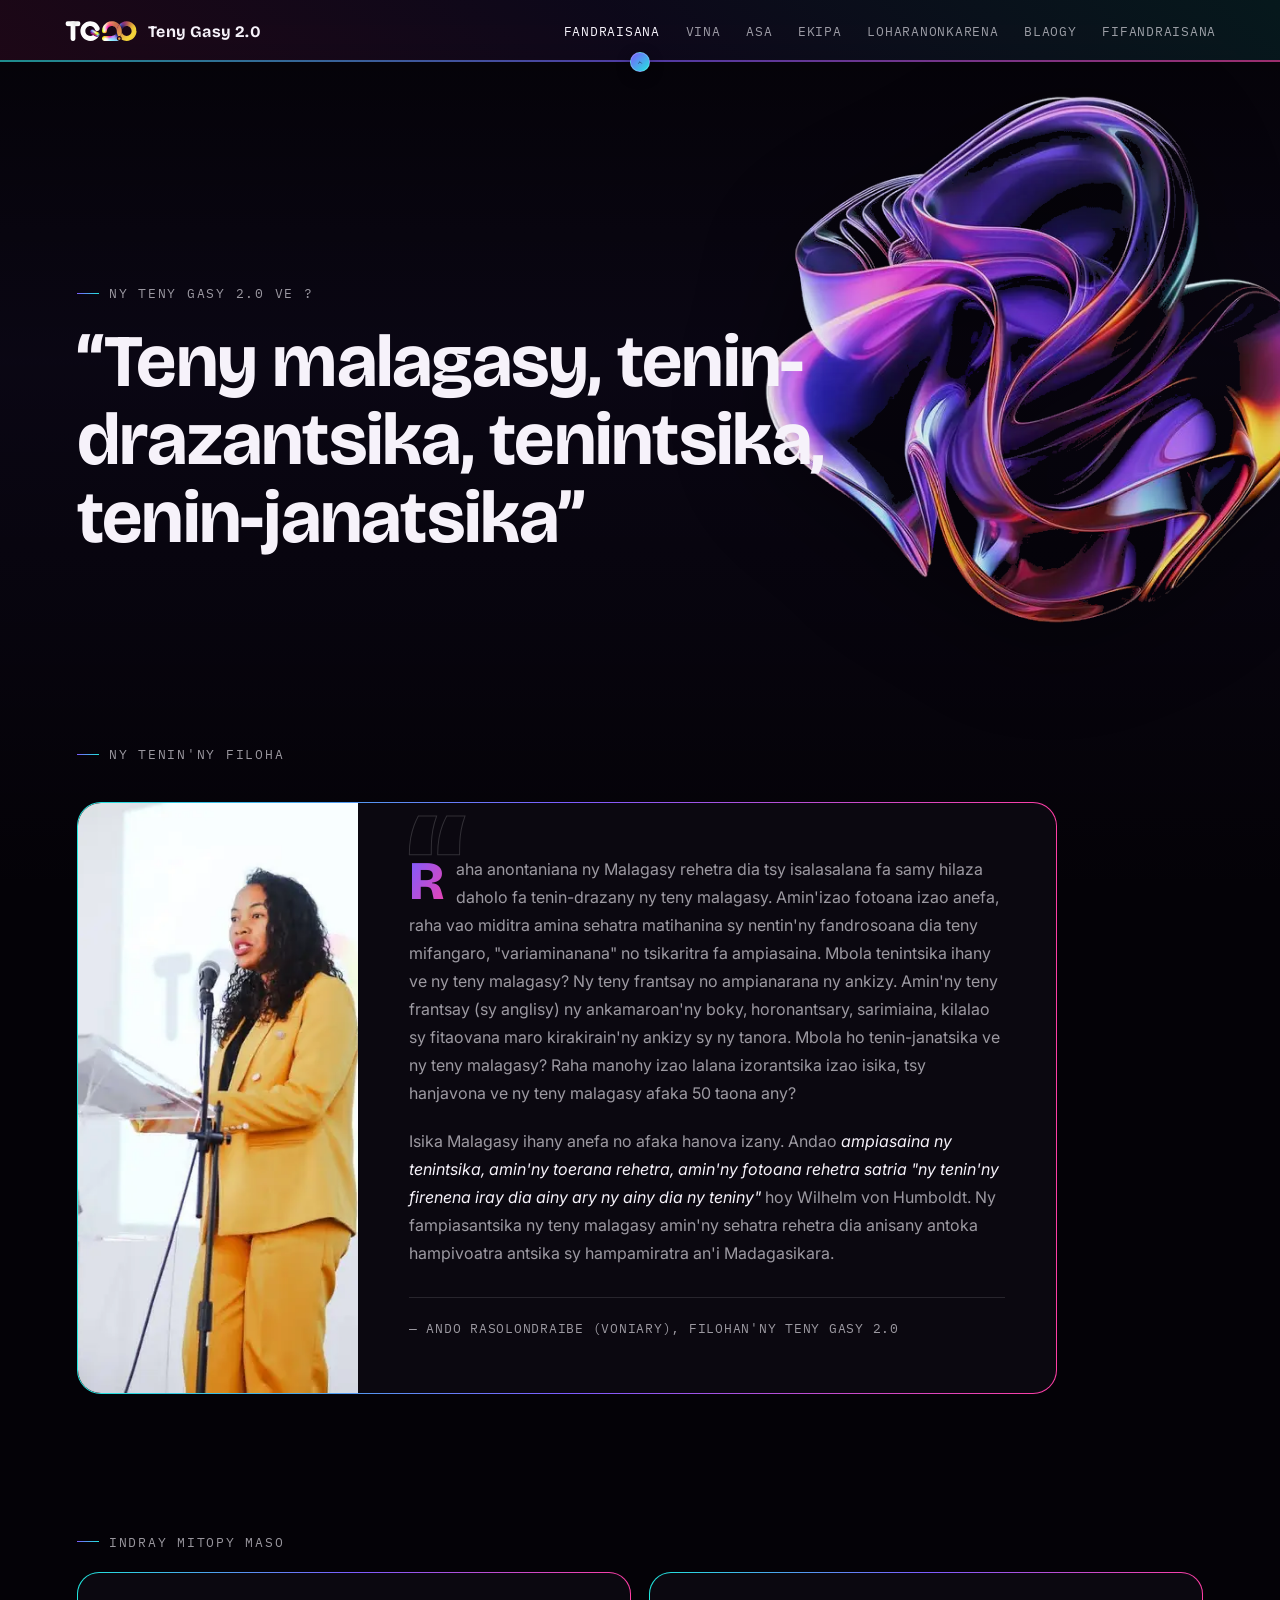
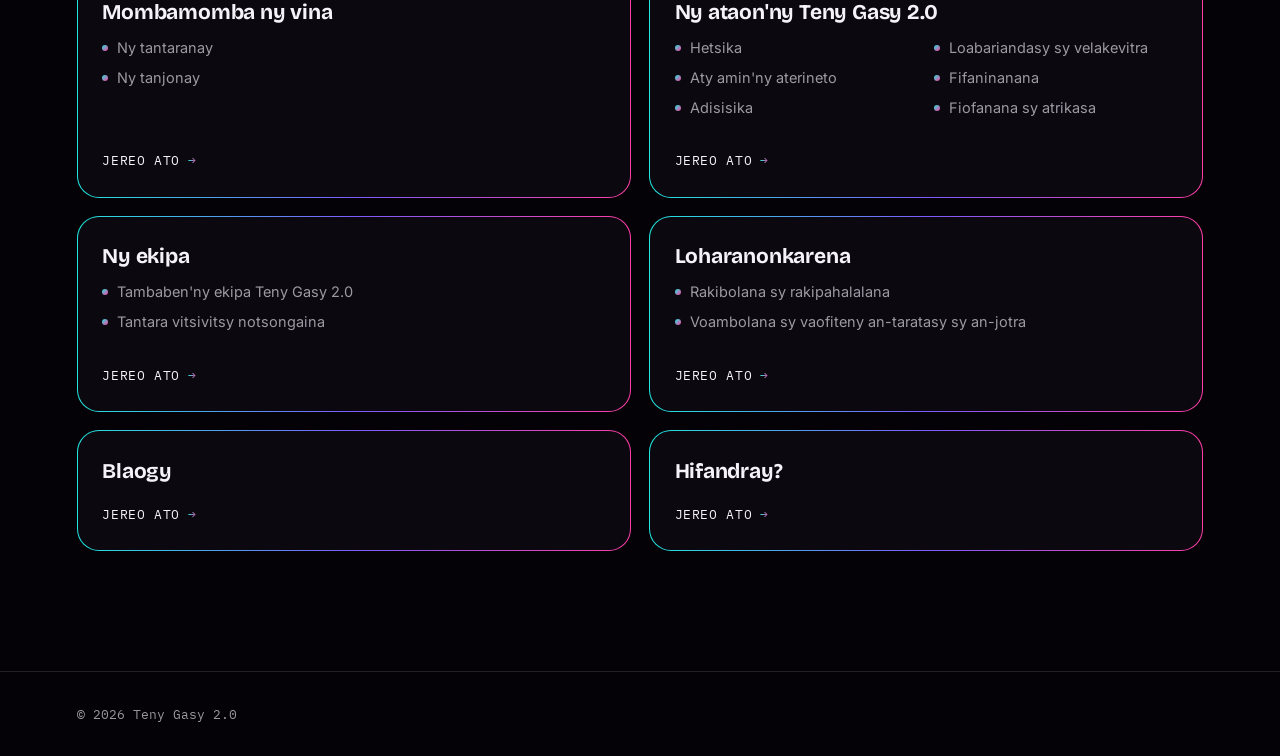
<file: index.html>
<!doctype html>
<html lang="mg">
<head>
<meta charset="utf-8" />
<meta name="viewport" content="width=device-width,initial-scale=1" />
<title>Teny Gasy 2.0</title>
<link rel="preconnect" href="https://fonts.googleapis.com">
<link rel="preconnect" href="https://fonts.gstatic.com" crossorigin>
<link href="https://fonts.googleapis.com/css2?family=Bricolage+Grotesque:opsz,wght@12..96,400..800&family=Inter:wght@400;500;600&family=IBM+Plex+Mono:wght@500&display=swap" rel="stylesheet">
<link rel="icon" type="image/svg+xml" href="assets/logo-icon.svg">
<link rel="stylesheet" href="styles.css">
<script src="main.js" defer></script>
</head>
<body>

<header>
  <div class="header-inner">
  <a href="index.html" class="brand">
    <img class="brand-mark" src="assets/logo-icon.svg" alt="" aria-hidden="true" />
    Teny Gasy 2.0
  </a>
  <nav>
    <a href="index.html" aria-current="page">Fandraisana</a>
    <a href="vina.html">Vina</a>
    <a href="hetsika.html">Asa</a>
    <a href="ekipa.html">Ekipa</a>
    <a href="loharanonkarena.html">Loharanonkarena</a>
    <a href="blaogy.html">Blaogy</a>
    <a href="fifandraisana.html">Fifandraisana</a>
  </nav>
  <button class="navburger" type="button" aria-expanded="false" aria-controls="mobile-nav" aria-label="Sokafy ny safidy">
    <span class="navburger-bar"></span>
    <span class="navburger-bar"></span>
    <span class="navburger-bar"></span>
  </button>
  </div>
  <nav class="mobile-nav" id="mobile-nav"></nav>
  <button class="header-toggle" type="button" aria-expanded="true" aria-label="Hafenoy/Aseho ny lohapejy">
    <svg viewBox="0 0 24 24" fill="none" xmlns="http://www.w3.org/2000/svg"><path d="M6 9l6 6 6-6" stroke="currentColor" stroke-width="2" stroke-linecap="round" stroke-linejoin="round"/></svg>
  </button>
</header>

<!-- FANDRAISANA / ACCUEIL -->
<section id="fandraisana">
  <div class="blob-wrap"><img class="blob-img blob--hero" src="assets/hero-blob.webp" alt="" /></div>
  <div class="section-inner">
    <div class="hero-copy">
      <div class="eyebrow reveal">Ny Teny Gasy 2.0 ve ?</div>
      <h1 class="reveal">“Teny malagasy, tenin-drazantsika, tenintsika, tenin-janatsika”</h1>
    </div>
  </div>
</section>

<!-- TENIN'NY FILOHA -->
<section id="teninny-filoha">
  <div class="section-inner">
    <div class="eyebrow reveal">Ny tenin'ny filoha</div>
    <div class="statement-card">
      <div class="statement-card-inner">
      <div class="statement-media reveal">
        <img src="assets/filoha/filoha-2026.webp" alt="Filohan'ny Teny Gasy 2.0 miteny am-pihaonana" loading="lazy" />
      </div>
      <div class="statement-body reveal">
        <span class="quote-mark" aria-hidden="true">&ldquo;</span>
        <div class="statement">
          <p>Raha anontaniana ny Malagasy rehetra dia tsy isalasalana fa samy hilaza daholo fa tenin-drazany ny teny malagasy. Amin'izao fotoana izao anefa, raha vao miditra amina sehatra matihanina sy nentin'ny fandrosoana dia teny mifangaro, "variaminanana" no tsikaritra fa ampiasaina. Mbola tenintsika ihany ve ny teny malagasy? Ny teny frantsay no ampianarana ny ankizy. Amin'ny teny frantsay (sy anglisy) ny ankamaroan'ny boky, horonantsary, sarimiaina, kilalao sy fitaovana maro kirakirain'ny ankizy sy ny tanora. Mbola ho tenin-janatsika ve ny teny malagasy? Raha manohy izao lalana izorantsika izao isika, tsy hanjavona ve ny teny malagasy afaka 50 taona any?</p>
          <p>Isika Malagasy ihany anefa no afaka hanova izany. Andao <em>ampiasaina ny tenintsika, amin'ny toerana rehetra, amin'ny fotoana rehetra satria "ny tenin'ny firenena iray dia ainy ary ny ainy dia ny teniny"</em> hoy Wilhelm von Humboldt. Ny fampiasantsika ny teny malagasy amin'ny sehatra rehetra dia anisany antoka hampivoatra antsika sy hampamiratra an'i Madagasikara.</p>
        </div>
        <p class="signature">— Ando RASOLONDRAIBE (Voniary), Filohan'ny Teny Gasy 2.0</p>
      </div>
      </div>
    </div>
  </div>
</section>

<!-- TEASERS VERS LES AUTRES PEJY -->
<section id="teasers">
  <div class="section-inner">
    <div class="eyebrow reveal">Indray mitopy maso</div>
    <div class="nav-cards">

      <a href="vina.html" class="nav-card reveal">
        <span class="nav-card-inner">
          <h3>Mombamomba ny vina</h3>
          <ul class="nav-card-list">
            <li>Ny tantaranay</li>
            <li>Ny tanjonay</li>
          </ul>
          <span class="nav-card-cta">Jereo ato <span class="arrow" aria-hidden="true">→</span></span>
        </span>
      </a>

      <a href="hetsika.html" class="nav-card reveal">
        <span class="nav-card-inner">
          <h3>Ny ataon'ny Teny Gasy 2.0</h3>
          <ul class="nav-card-list nav-card-list--split">
            <li>Hetsika</li>
            <li>Loabariandasy sy velakevitra</li>
            <li>Aty amin'ny aterineto</li>
            <li>Fifaninanana</li>
            <li>Adisisika</li>
            <li>Fiofanana sy atrikasa</li>
          </ul>
          <span class="nav-card-cta">Jereo ato <span class="arrow" aria-hidden="true">→</span></span>
        </span>
      </a>

      <a href="ekipa.html" class="nav-card reveal">
        <span class="nav-card-inner">
          <h3>Ny ekipa</h3>
          <ul class="nav-card-list">
            <li>Tambaben'ny ekipa Teny Gasy 2.0</li>
            <li>Tantara vitsivitsy notsongaina</li>
          </ul>
          <span class="nav-card-cta">Jereo ato <span class="arrow" aria-hidden="true">→</span></span>
        </span>
      </a>

      <a href="loharanonkarena.html" class="nav-card reveal">
        <span class="nav-card-inner">
          <h3>Loharanonkarena</h3>
          <ul class="nav-card-list">
            <li>Rakibolana sy rakipahalalana</li>
            <li>Voambolana sy vaofiteny an-taratasy sy an-jotra</li>
          </ul>
          <span class="nav-card-cta">Jereo ato <span class="arrow" aria-hidden="true">→</span></span>
        </span>
      </a>

      <a href="blaogy.html" class="nav-card reveal">
        <span class="nav-card-inner">
          <h3>Blaogy</h3>
          <span class="nav-card-cta">Jereo ato <span class="arrow" aria-hidden="true">→</span></span>
        </span>
      </a>

      <a href="fifandraisana.html" class="nav-card reveal">
        <span class="nav-card-inner">
          <h3>Hifandray?</h3>
          <span class="nav-card-cta">Jereo ato <span class="arrow" aria-hidden="true">→</span></span>
        </span>
      </a>

    </div>
  </div>
</section>

<footer>
  <p>© 2026 Teny Gasy 2.0</p>
</footer>

</body>
</html>
</file>
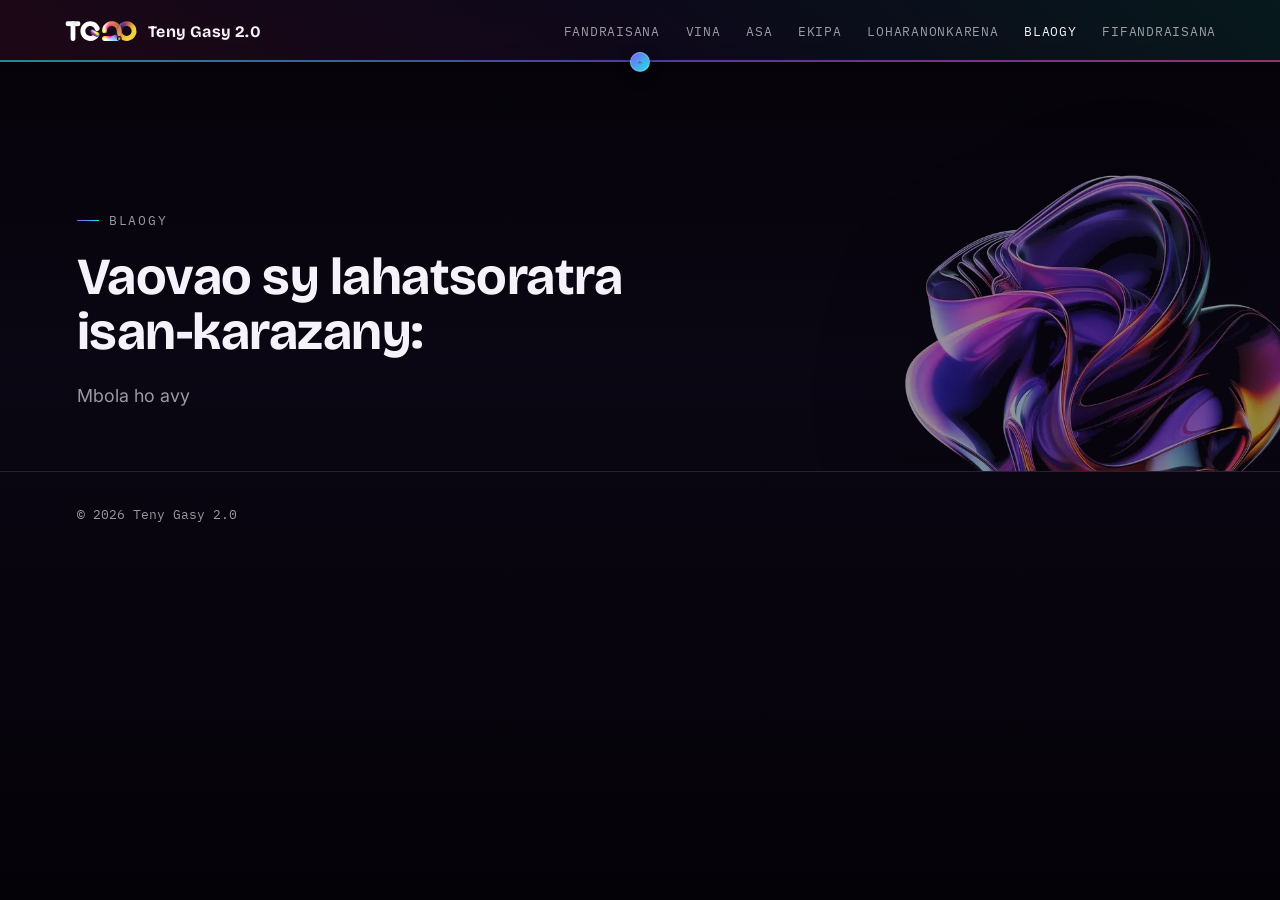
<file: blaogy.html>
<!doctype html>
<html lang="mg">
<head>
<meta charset="utf-8" />
<meta name="viewport" content="width=device-width,initial-scale=1" />
<title>Blaogy — Teny Gasy 2.0</title>
<link rel="preconnect" href="https://fonts.googleapis.com">
<link rel="preconnect" href="https://fonts.gstatic.com" crossorigin>
<link href="https://fonts.googleapis.com/css2?family=Bricolage+Grotesque:opsz,wght@12..96,400..800&family=Inter:wght@400;500;600&family=IBM+Plex+Mono:wght@500&display=swap" rel="stylesheet">
<link rel="icon" type="image/svg+xml" href="assets/logo-icon.svg">
<link rel="stylesheet" href="styles.css">
<script src="main.js" defer></script>
</head>
<body>

<header>
  <div class="header-inner">
  <a href="index.html" class="brand">
    <img class="brand-mark" src="assets/logo-icon.svg" alt="" aria-hidden="true" />
    Teny Gasy 2.0
  </a>
  <nav>
    <a href="index.html">Fandraisana</a>
    <a href="vina.html">Vina</a>
    <a href="hetsika.html">Asa</a>
    <a href="ekipa.html">Ekipa</a>
    <a href="loharanonkarena.html">Loharanonkarena</a>
    <a href="blaogy.html" aria-current="page">Blaogy</a>
    <a href="fifandraisana.html">Fifandraisana</a>
  </nav>
  <button class="navburger" type="button" aria-expanded="false" aria-controls="mobile-nav" aria-label="Sokafy ny safidy">
    <span class="navburger-bar"></span>
    <span class="navburger-bar"></span>
    <span class="navburger-bar"></span>
  </button>
  </div>
  <nav class="mobile-nav" id="mobile-nav"></nav>
  <button class="header-toggle" type="button" aria-expanded="true" aria-label="Hafenoy/Aseho ny lohapejy">
    <svg viewBox="0 0 24 24" fill="none" xmlns="http://www.w3.org/2000/svg"><path d="M6 9l6 6 6-6" stroke="currentColor" stroke-width="2" stroke-linecap="round" stroke-linejoin="round"/></svg>
  </button>
</header>

<!-- BLAOGY -->
<section id="blaogy" class="page-hero">
  <div class="blob-wrap"><img class="blob-img blob--blaogy" src="assets/hero-blob.webp" alt="" /></div>
  <div class="section-inner">
    <div class="eyebrow reveal">Blaogy</div>
    <h1 class="reveal">Vaovao sy lahatsoratra isan-karazany:</h1>
    <p class="lede reveal">Mbola ho avy</p>
  </div>
</section>

<footer>
  <p>© 2026 Teny Gasy 2.0</p>
</footer>

</body>
</html>
</file>
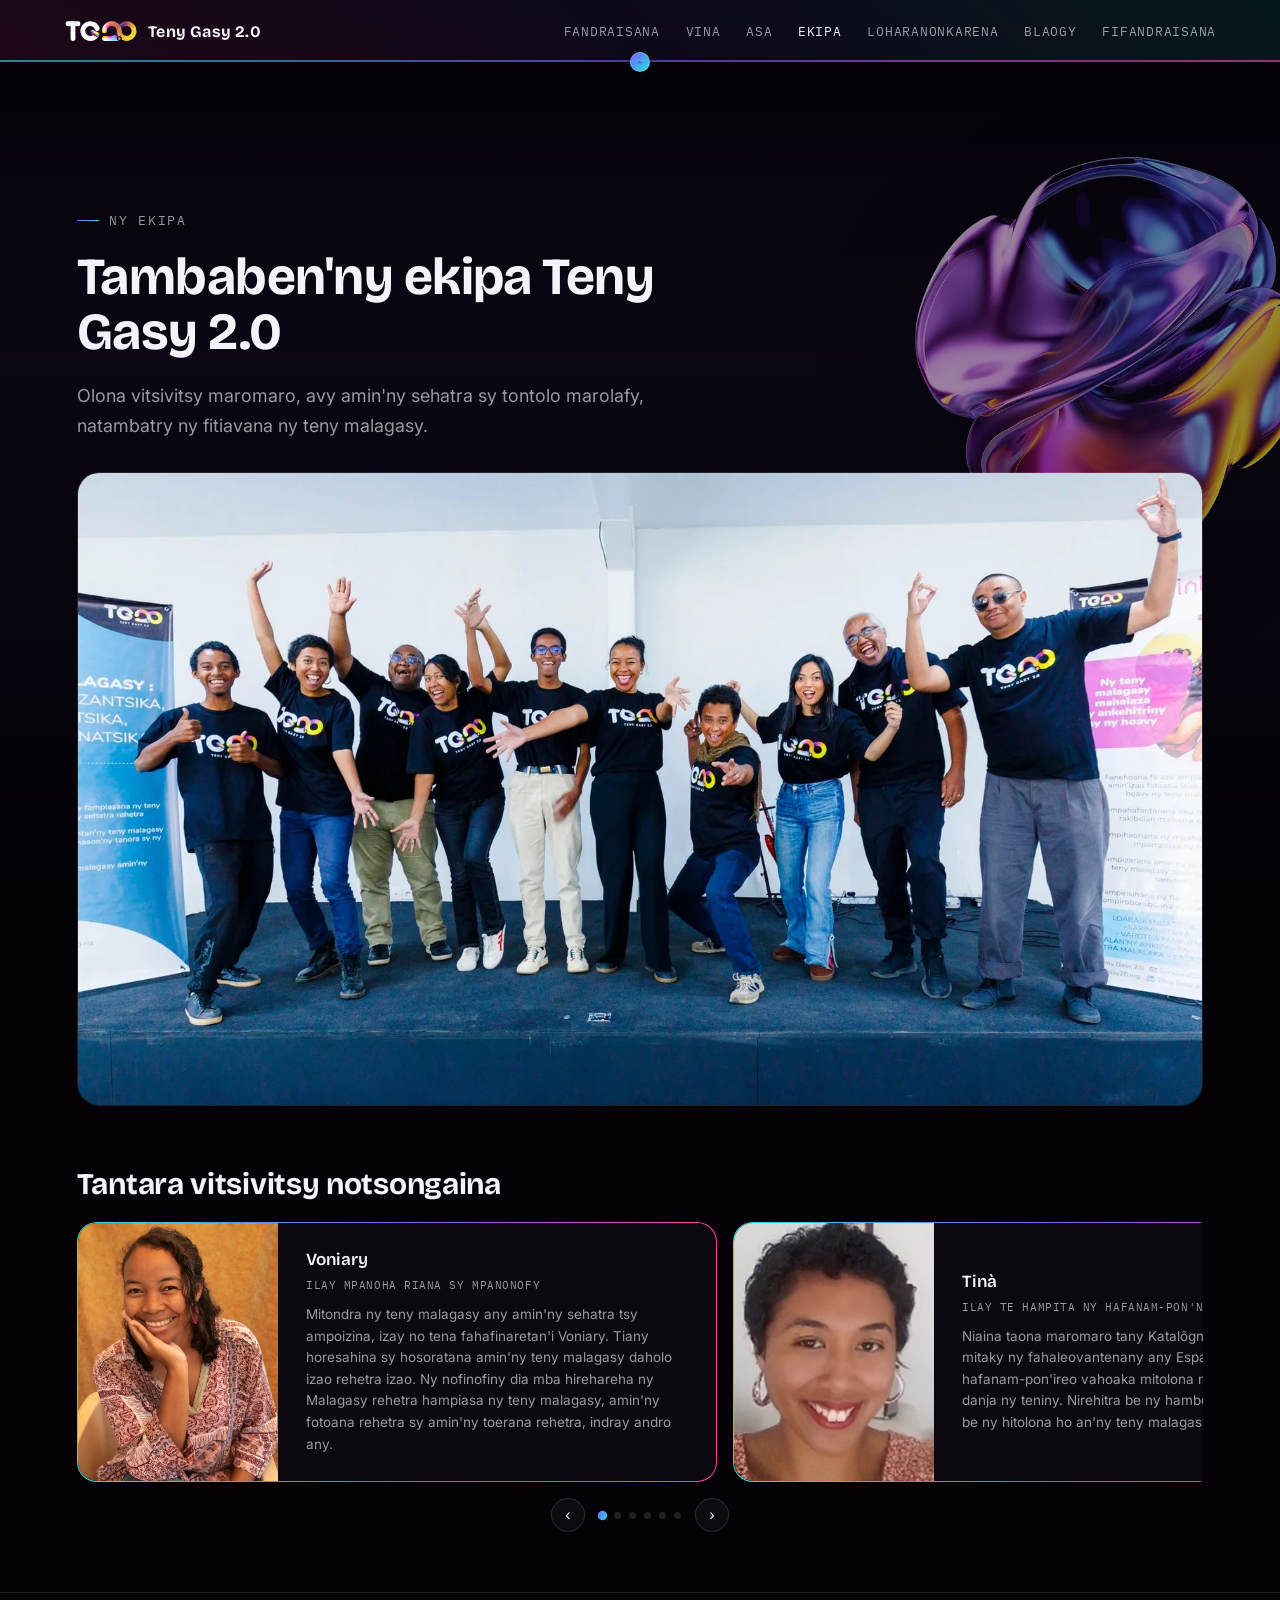
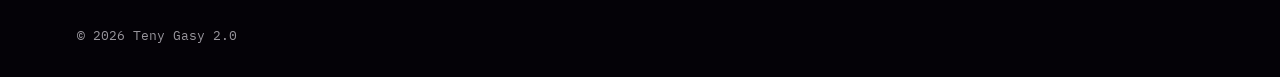
<file: ekipa.html>
<!doctype html>
<html lang="mg">
<head>
<meta charset="utf-8" />
<meta name="viewport" content="width=device-width,initial-scale=1" />
<title>Ekipa — Teny Gasy 2.0</title>
<link rel="preconnect" href="https://fonts.googleapis.com">
<link rel="preconnect" href="https://fonts.gstatic.com" crossorigin>
<link href="https://fonts.googleapis.com/css2?family=Bricolage+Grotesque:opsz,wght@12..96,400..800&family=Inter:wght@400;500;600&family=IBM+Plex+Mono:wght@500&display=swap" rel="stylesheet">
<link rel="icon" type="image/svg+xml" href="assets/logo-icon.svg">
<link rel="stylesheet" href="styles.css">
<script src="main.js" defer></script>
</head>
<body>

<header>
  <div class="header-inner">
  <a href="index.html" class="brand">
    <img class="brand-mark" src="assets/logo-icon.svg" alt="" aria-hidden="true" />
    Teny Gasy 2.0
  </a>
  <nav>
    <a href="index.html">Fandraisana</a>
    <a href="vina.html">Vina</a>
    <a href="hetsika.html">Asa</a>
    <a href="ekipa.html" aria-current="page">Ekipa</a>
    <a href="loharanonkarena.html">Loharanonkarena</a>
    <a href="blaogy.html">Blaogy</a>
    <a href="fifandraisana.html">Fifandraisana</a>
  </nav>
  <button class="navburger" type="button" aria-expanded="false" aria-controls="mobile-nav" aria-label="Sokafy ny safidy">
    <span class="navburger-bar"></span>
    <span class="navburger-bar"></span>
    <span class="navburger-bar"></span>
  </button>
  </div>
  <nav class="mobile-nav" id="mobile-nav"></nav>
  <button class="header-toggle" type="button" aria-expanded="true" aria-label="Hafenoy/Aseho ny lohapejy">
    <svg viewBox="0 0 24 24" fill="none" xmlns="http://www.w3.org/2000/svg"><path d="M6 9l6 6 6-6" stroke="currentColor" stroke-width="2" stroke-linecap="round" stroke-linejoin="round"/></svg>
  </button>
</header>

<!-- EKIPA -->
<section id="ekipa" class="page-hero">
  <div class="blob-wrap"><img class="blob-img blob--ekipa" src="assets/ekipa-blob.webp" alt="" /></div>
  <div class="section-inner">
    <div class="eyebrow reveal">Ny ekipa</div>
    <h1 class="reveal">Tambaben'ny ekipa Teny Gasy 2.0</h1>
    <p class="lede reveal">Olona vitsivitsy maromaro, avy amin'ny sehatra sy tontolo marolafy, natambatry ny fitiavana ny teny malagasy.</p>

    <figure class="team-photo reveal">
      <img src="assets/ekipa/tambabe.webp" alt="Ekipan'ny Teny Gasy 2.0" loading="lazy" />
    </figure>

    <h4 class="team-stories-title reveal">Tantara vitsivitsy notsongaina</h4>

    <div class="carousel carousel--team reveal" data-carousel>
      <div class="carousel-viewport"><div class="carousel-track">

        <div class="carousel-slide team-slide is-active">
          <div class="team-slide-inner">
          <div class="team-media"><img src="assets/ekipa/voniary.webp" alt="Voniary" loading="lazy" /></div>
          <div class="team-body">
            <h5>Voniary</h5>
            <span class="role">Ilay mpanoha riana sy mpanonofy</span>
            <p>Mitondra ny teny malagasy any amin'ny sehatra tsy ampoizina, izay no tena fahafinaretan'i Voniary. Tiany horesahina sy hosoratana amin'ny teny malagasy daholo izao rehetra izao. Ny nofinofiny dia mba hirehareha ny Malagasy rehetra hampiasa ny teny malagasy, amin'ny fotoana rehetra sy amin'ny toerana rehetra, indray andro any.</p>
          </div>
          </div>
        </div>

        <div class="carousel-slide team-slide">
          <div class="team-slide-inner">
          <div class="team-media"><img src="assets/ekipa/tina.webp" alt="Tinà" loading="lazy" /></div>
          <div class="team-body">
            <h5>Tinà</h5>
            <span class="role">Ilay te hampita ny hafanam-pon'ny Katalàna</span>
            <p>Niaina taona maromaro tany Katalôgna sy Galisy, faritra mitaky ny fahaleovantenany any Espana i Tinà ka nahita ny hafanam-pon'ireo vahoaka mitolona mba hanomezan-danja ny teniny. Nirehitra be ny hambom-pony ka vonona be ny hitolona ho an'ny teny malagasy koa izy.</p>
          </div>
          </div>
        </div>

        <div class="carousel-slide team-slide">
          <div class="team-slide-inner">
          <div class="team-media"><img src="assets/ekipa/hobiana.webp" alt="Hobiana" loading="lazy" /></div>
          <div class="team-body">
            <h5>Hobiana</h5>
            <span class="role">Ilay sojabe</span>
            <p>I Hobiana no zokibe mampita ny hafatra avy amin'ireo razambe. Izy no mampatsiahy hatrany ny soatoavina malagasy sy ny fanahin'ny teny malagasy ary indrindra manindrom-paingotra mba hanajana ny tsipelina sy ny fitsipipitenenana.</p>
          </div>
          </div>
        </div>

        <div class="carousel-slide team-slide">
          <div class="team-slide-inner">
          <div class="team-media"><img src="assets/ekipa/nantenaina.webp" alt="Nantenaina" loading="lazy" /></div>
          <div class="team-body">
            <h5>Nantenaina</h5>
            <span class="role">Izandrikely tsy diso sampam-pianarana</span>
            <p>I Nantenaina irery no nisafidy hiditra ao amin'ny zanatsehatra malagasy tamin'ireo mpianatra 50 iray kilasy taminy. Izy irery koa angamba no nanao izany tao amin'io Sekoly Masina Misely. Adala angamba izy e! Izy anefa resy lahatra fa hisandratra ary hitondra ny teny malagasy hisandratra.</p>
          </div>
          </div>
        </div>

        <div class="carousel-slide team-slide">
          <div class="team-slide-inner">
          <div class="team-media"><img src="assets/ekipa/joro.webp" alt="Joro" loading="lazy" /></div>
          <div class="team-body">
            <h5>Joro</h5>
            <span class="role">Ilay mpiondam-boky tsy mpahita tory</span>
            <p>Tsy mahita tory matetika i Joro satria maro ny fanontaniana ao an-dohany ao ka tiany hovaliana avokoa. Mamaky boky sy mamorona lahatsoratra famakafakan-kevitra no mampilamina ny sainy rehefa tonga ireny fotoana ireny. Ny olombelona, indrindra ny Malagasy no anisany lohahevitra ankafiziny.</p>
          </div>
          </div>
        </div>

        <div class="carousel-slide team-slide">
          <div class="team-slide-inner">
          <div class="team-media"><img src="assets/ekipa/mose-njo.webp" alt="Mose Njo" loading="lazy" /></div>
          <div class="team-body">
            <h5>Mose Njo</h5>
            <span class="role">Ilay mpamoron-javatra</span>
            <p>Madagasikara hafa, misy teknôlôjia avo lenta sy fiarahamonina mandroso, efa noforoniny. Lalaoantsary miteny malagasy, efa noforoniny. Rakibolana an-jotra sy aplia ahitana voambolana malagasy aman'aliny, efa noforoniny. Dia mbola tsy mitsahatra mamorona ho an'ny teny malagasy foana izy hatramin'izao.</p>
          </div>
          </div>
        </div>

      </div></div>
      <div class="carousel-controls">
        <button class="carousel-arrow prev" type="button" aria-label="Mpikambana teo aloha">‹</button>
        <div class="carousel-dots"></div>
        <button class="carousel-arrow next" type="button" aria-label="Mpikambana manaraka">›</button>
      </div>
    </div>
  </div>
</section>

<footer>
  <p>© 2026 Teny Gasy 2.0</p>
</footer>

</body>
</html>
</file>
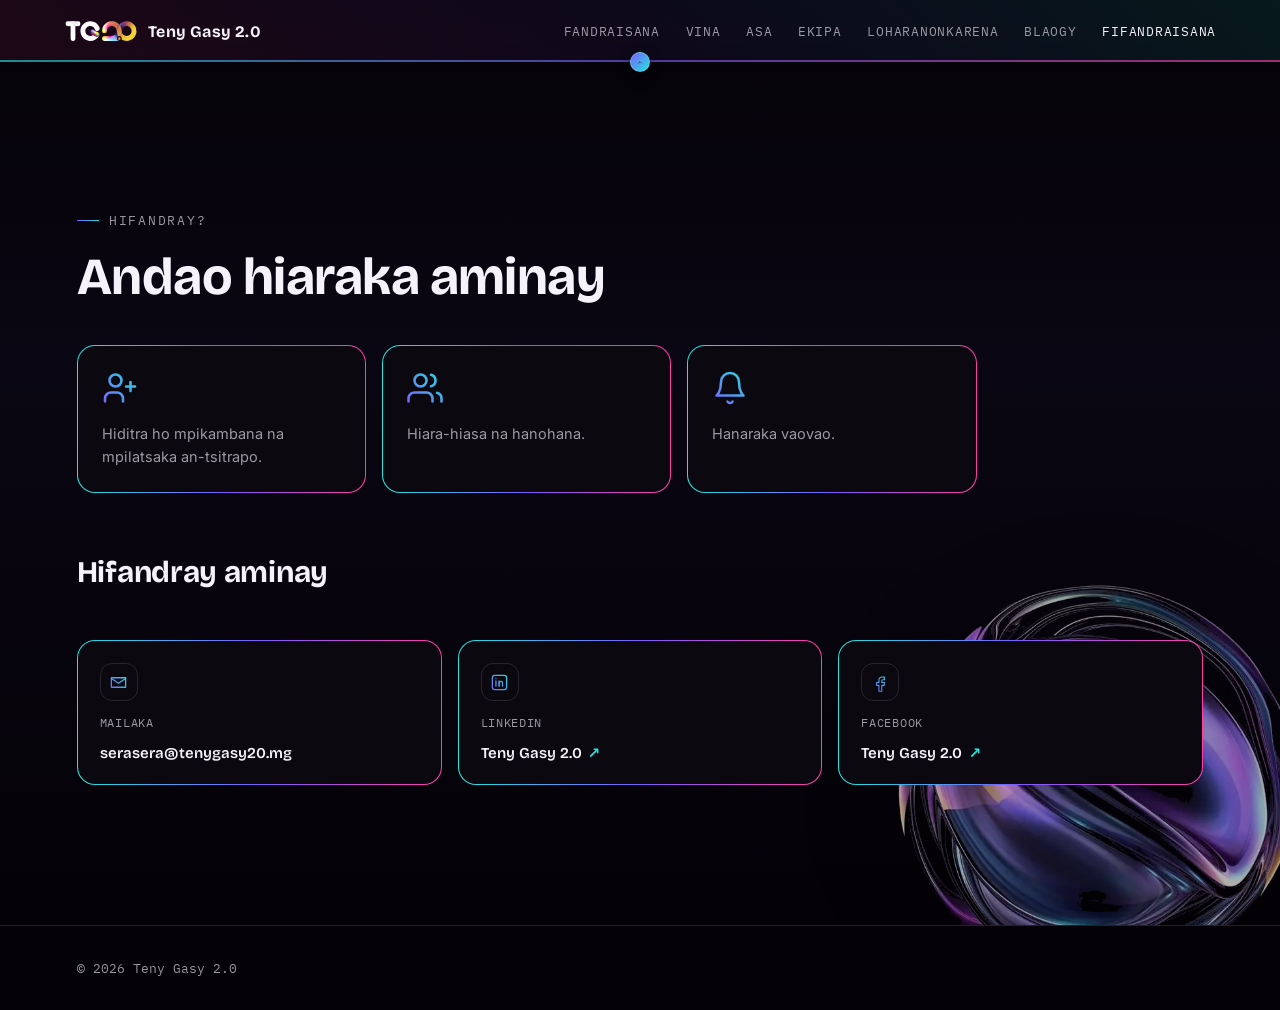
<file: fifandraisana.html>
<!doctype html>
<html lang="mg">
<head>
<meta charset="utf-8" />
<meta name="viewport" content="width=device-width,initial-scale=1" />
<title>Fifandraisana — Teny Gasy 2.0</title>
<link rel="preconnect" href="https://fonts.googleapis.com">
<link rel="preconnect" href="https://fonts.gstatic.com" crossorigin>
<link href="https://fonts.googleapis.com/css2?family=Bricolage+Grotesque:opsz,wght@12..96,400..800&family=Inter:wght@400;500;600&family=IBM+Plex+Mono:wght@500&display=swap" rel="stylesheet">
<link rel="icon" type="image/svg+xml" href="assets/logo-icon.svg">
<link rel="stylesheet" href="styles.css">
<script src="main.js" defer></script>
</head>
<body>

<header>
  <div class="header-inner">
  <a href="index.html" class="brand">
    <img class="brand-mark" src="assets/logo-icon.svg" alt="" aria-hidden="true" />
    Teny Gasy 2.0
  </a>
  <nav>
    <a href="index.html">Fandraisana</a>
    <a href="vina.html">Vina</a>
    <a href="hetsika.html">Asa</a>
    <a href="ekipa.html">Ekipa</a>
    <a href="loharanonkarena.html">Loharanonkarena</a>
    <a href="blaogy.html">Blaogy</a>
    <a href="fifandraisana.html" aria-current="page">Fifandraisana</a>
  </nav>
  <button class="navburger" type="button" aria-expanded="false" aria-controls="mobile-nav" aria-label="Sokafy ny safidy">
    <span class="navburger-bar"></span>
    <span class="navburger-bar"></span>
    <span class="navburger-bar"></span>
  </button>
  </div>
  <nav class="mobile-nav" id="mobile-nav"></nav>
  <button class="header-toggle" type="button" aria-expanded="true" aria-label="Hafenoy/Aseho ny lohapejy">
    <svg viewBox="0 0 24 24" fill="none" xmlns="http://www.w3.org/2000/svg"><path d="M6 9l6 6 6-6" stroke="currentColor" stroke-width="2" stroke-linecap="round" stroke-linejoin="round"/></svg>
  </button>
</header>

<!-- FIFANDRAISANA -->
<section id="fifandraisana" class="page-hero">
  <div class="blob-wrap"><img class="blob-img blob--contact" src="assets/contact-blob.webp" alt="" /></div>
  <div class="section-inner">
    <div class="eyebrow reveal">Hifandray?</div>
    <h1 class="reveal">Andao hiaraka aminay</h1>

    <div class="reason-list">
      <div class="reason-item reveal">
        <div class="reason-item-inner">
        <span class="reason-icon" aria-hidden="true">
          <svg viewBox="0 0 24 24" fill="none" xmlns="http://www.w3.org/2000/svg"><defs><linearGradient id="reasonGrad1" x1="0" y1="24" x2="24" y2="0" gradientUnits="userSpaceOnUse"><stop stop-color="#7c5cff"/><stop offset="1" stop-color="#20e6dd"/></linearGradient></defs><circle cx="9" cy="7" r="4" stroke="url(#reasonGrad1)" stroke-width="1.7"/><path d="M2 21v-2a4 4 0 0 1 4-4h4a4 4 0 0 1 4 4v2" stroke="url(#reasonGrad1)" stroke-width="1.7" stroke-linecap="round"/><path d="M19 8v6M16 11h6" stroke="url(#reasonGrad1)" stroke-width="1.7" stroke-linecap="round"/></svg>
        </span>
        <p>Hiditra ho mpikambana na mpilatsaka an-tsitrapo.</p>
        </div>
      </div>
      <div class="reason-item reveal">
        <div class="reason-item-inner">
        <span class="reason-icon" aria-hidden="true">
          <svg viewBox="0 0 24 24" fill="none" xmlns="http://www.w3.org/2000/svg"><defs><linearGradient id="reasonGrad2" x1="0" y1="24" x2="24" y2="0" gradientUnits="userSpaceOnUse"><stop stop-color="#7c5cff"/><stop offset="1" stop-color="#20e6dd"/></linearGradient></defs><path d="M17 21v-2a4 4 0 0 0-4-4H5a4 4 0 0 0-4 4v2" stroke="url(#reasonGrad2)" stroke-width="1.7" stroke-linecap="round"/><circle cx="9" cy="7" r="4" stroke="url(#reasonGrad2)" stroke-width="1.7"/><path d="M23 21v-2a4 4 0 0 0-3-3.87" stroke="url(#reasonGrad2)" stroke-width="1.7" stroke-linecap="round"/><path d="M16 3.13a4 4 0 0 1 0 7.75" stroke="url(#reasonGrad2)" stroke-width="1.7" stroke-linecap="round"/></svg>
        </span>
        <p>Hiara-hiasa na hanohana.</p>
        </div>
      </div>
      <div class="reason-item reveal">
        <div class="reason-item-inner">
        <span class="reason-icon" aria-hidden="true">
          <svg viewBox="0 0 24 24" fill="none" xmlns="http://www.w3.org/2000/svg"><defs><linearGradient id="reasonGrad3" x1="0" y1="24" x2="24" y2="0" gradientUnits="userSpaceOnUse"><stop stop-color="#7c5cff"/><stop offset="1" stop-color="#20e6dd"/></linearGradient></defs><path d="M6 8a6 6 0 0 1 12 0c0 7 3 9 3 9H3s3-2 3-9" stroke="url(#reasonGrad3)" stroke-width="1.7" stroke-linecap="round" stroke-linejoin="round"/><path d="M10.3 21a1.94 1.94 0 0 0 3.4 0" stroke="url(#reasonGrad3)" stroke-width="1.7" stroke-linecap="round"/></svg>
        </span>
        <p>Hanaraka vaovao.</p>
        </div>
      </div>
    </div>

    <h3 class="section-subtitle reveal">Hifandray aminay</h3>

    <div class="contact-grid">
      <div class="contact-card reveal">
        <div class="contact-card-inner">
        <span class="contact-icon" aria-hidden="true">
          <svg viewBox="0 0 24 24" fill="none" xmlns="http://www.w3.org/2000/svg"><defs><linearGradient id="contactGrad1" x1="0" y1="24" x2="24" y2="0" gradientUnits="userSpaceOnUse"><stop stop-color="#7c5cff"/><stop offset="1" stop-color="#20e6dd"/></linearGradient></defs><path d="M3 6h18v12H3z" stroke="url(#contactGrad1)" stroke-width="1.6" stroke-linecap="round" stroke-linejoin="round"/><path d="M3 7l9 6 9-6" stroke="url(#contactGrad1)" stroke-width="1.6" stroke-linecap="round" stroke-linejoin="round"/></svg>
        </span>
        <span class="label">Mailaka</span>
        <a class="contact-link" id="emailValue" href="#">serasera [at] tenygasy20 [dot] mg</a>
        </div>
      </div>
      <div class="contact-card reveal">
        <div class="contact-card-inner">
        <span class="contact-icon" aria-hidden="true">
          <svg viewBox="0 0 24 24" fill="none" xmlns="http://www.w3.org/2000/svg"><defs><linearGradient id="contactGrad2" x1="0" y1="24" x2="24" y2="0" gradientUnits="userSpaceOnUse"><stop stop-color="#7c5cff"/><stop offset="1" stop-color="#20e6dd"/></linearGradient></defs><rect x="3" y="3" width="18" height="18" rx="3" stroke="url(#contactGrad2)" stroke-width="1.6"/><path d="M7.5 10v6.5M7.5 7.2v.03" stroke="url(#contactGrad2)" stroke-width="1.6" stroke-linecap="round"/><path d="M11.5 16.5V12.8c0-1.3.9-2.3 2.2-2.3s2.1 1 2.1 2.3v3.7" stroke="url(#contactGrad2)" stroke-width="1.6" stroke-linecap="round"/><path d="M11.5 10v6.5" stroke="url(#contactGrad2)" stroke-width="1.6" stroke-linecap="round"/></svg>
        </span>
        <span class="label">LinkedIn</span>
        <a class="contact-link" href="https://www.linkedin.com/company/teny-gasy-2-0/" target="_blank" rel="noopener noreferrer">Teny Gasy 2.0 <span class="arrow">↗</span></a>
        </div>
      </div>
      <div class="contact-card reveal">
        <div class="contact-card-inner">
        <span class="contact-icon" aria-hidden="true">
          <svg viewBox="0 0 24 24" fill="none" xmlns="http://www.w3.org/2000/svg"><defs><linearGradient id="contactGrad3" x1="0" y1="24" x2="24" y2="0" gradientUnits="userSpaceOnUse"><stop stop-color="#7c5cff"/><stop offset="1" stop-color="#20e6dd"/></linearGradient></defs><path d="M15 8.5h2V5.2c-.35-.05-1.55-.15-2.95-.15-2.92 0-4.05 1.78-4.05 4.28V12H7v3.6h3v7.4h3.6v-7.4h3l.5-3.6h-3.5V9.7c0-.86.24-1.2 1.4-1.2z" stroke="url(#contactGrad3)" stroke-width="1.4" stroke-linejoin="round" stroke-linecap="round"/></svg>
        </span>
        <span class="label">Facebook</span>
        <a class="contact-link" href="https://www.facebook.com/profile.php?id=61586266719843" target="_blank" rel="noopener noreferrer">Teny Gasy 2.0 <span class="arrow">↗</span></a>
        </div>
      </div>
    </div>
  </div>
</section>

<footer>
  <p>© 2026 Teny Gasy 2.0</p>
</footer>

</body>
</html>
</file>
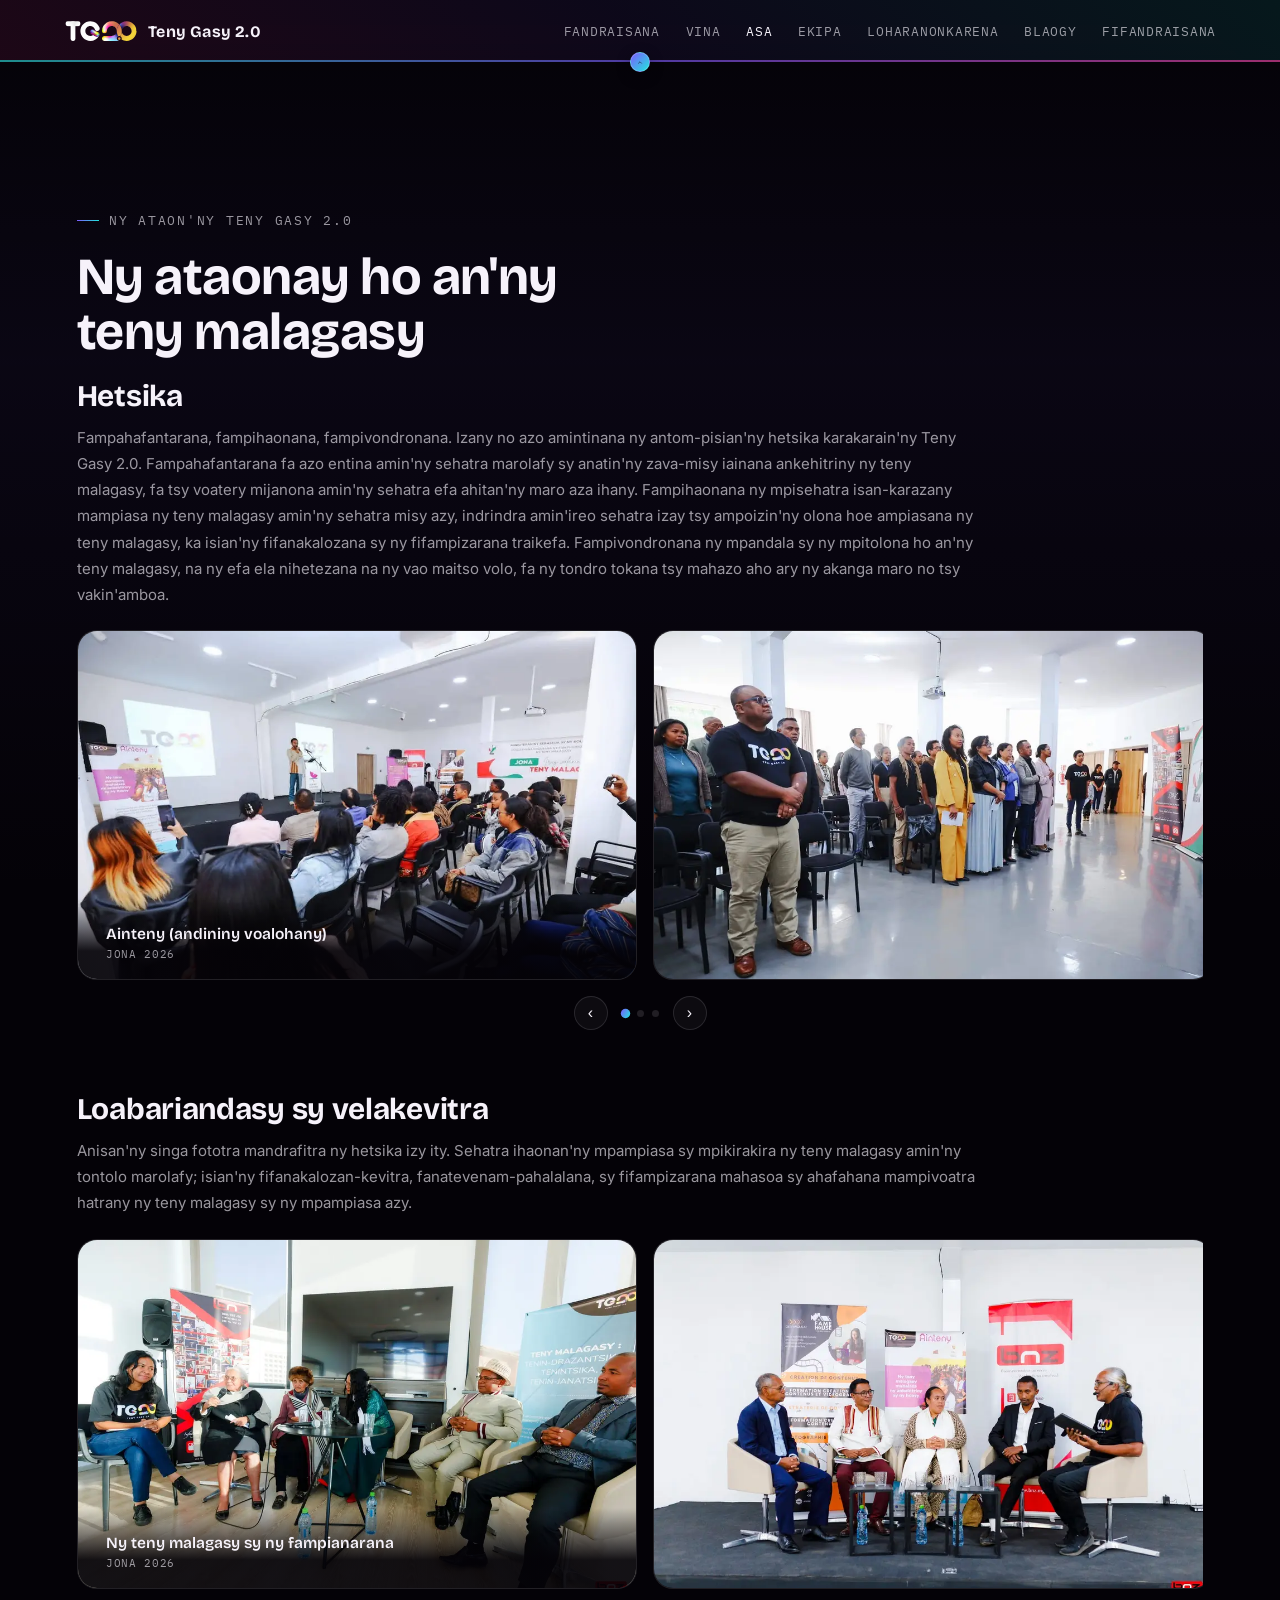
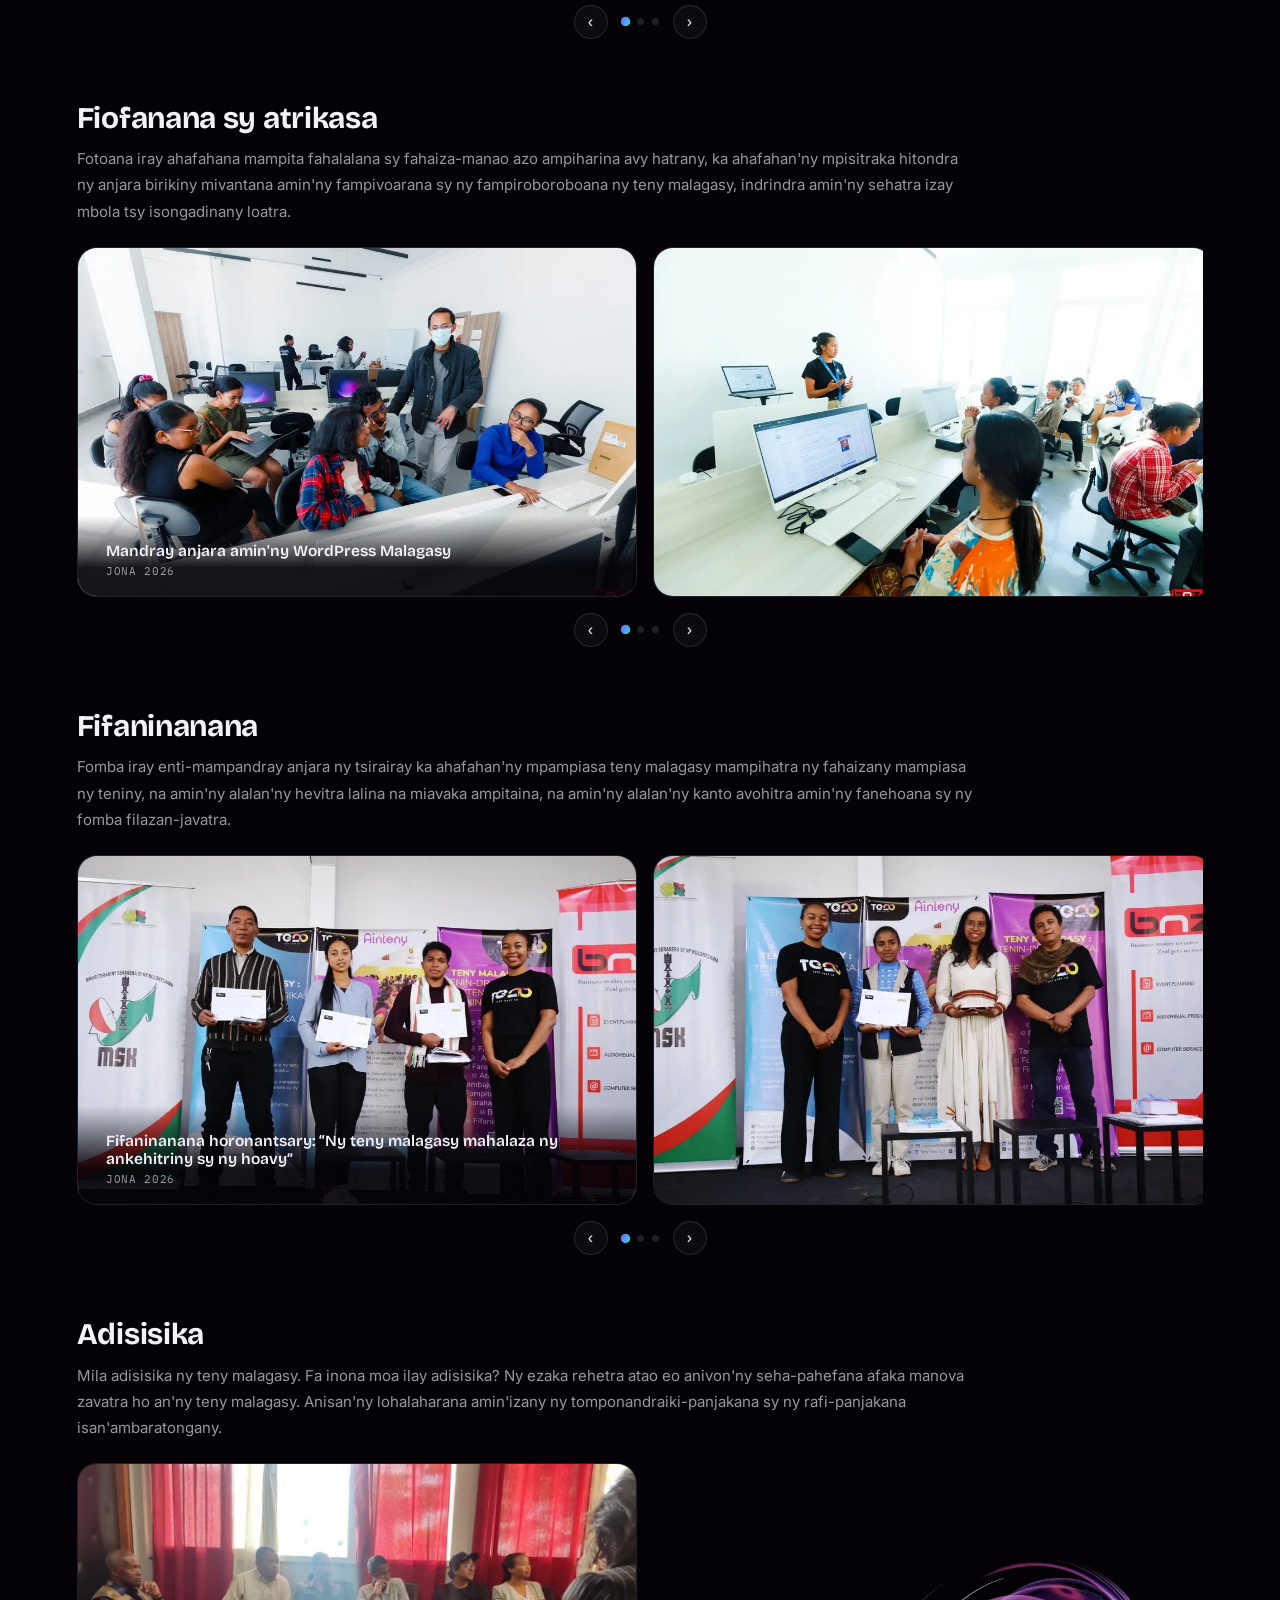
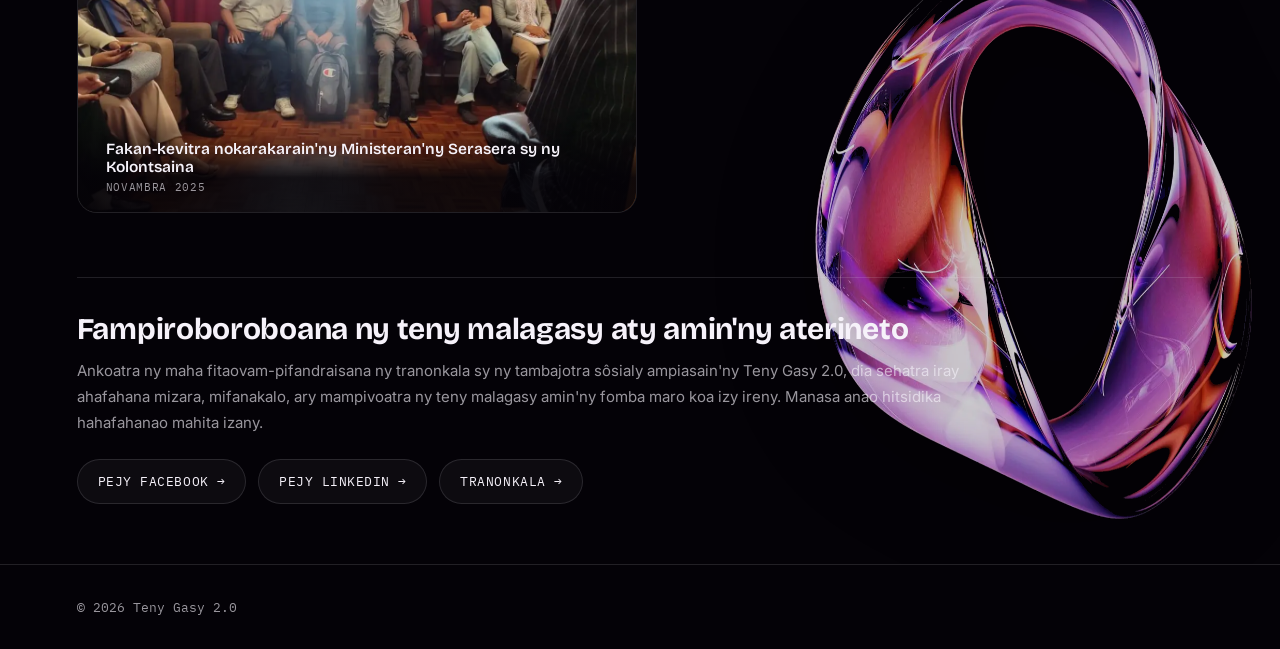
<file: hetsika.html>
<!doctype html>
<html lang="mg">
<head>
<meta charset="utf-8" />
<meta name="viewport" content="width=device-width,initial-scale=1" />
<title>Asa — Teny Gasy 2.0</title>
<link rel="preconnect" href="https://fonts.googleapis.com">
<link rel="preconnect" href="https://fonts.gstatic.com" crossorigin>
<link href="https://fonts.googleapis.com/css2?family=Bricolage+Grotesque:opsz,wght@12..96,400..800&family=Inter:wght@400;500;600&family=IBM+Plex+Mono:wght@500&display=swap" rel="stylesheet">
<link rel="icon" type="image/svg+xml" href="assets/logo-icon.svg">
<link rel="stylesheet" href="styles.css">
<script src="main.js" defer></script>
</head>
<body>

<header>
  <div class="header-inner">
  <a href="index.html" class="brand">
    <img class="brand-mark" src="assets/logo-icon.svg" alt="" aria-hidden="true" />
    Teny Gasy 2.0
  </a>
  <nav>
    <a href="index.html">Fandraisana</a>
    <a href="vina.html">Vina</a>
    <a href="hetsika.html" aria-current="page">Asa</a>
    <a href="ekipa.html">Ekipa</a>
    <a href="loharanonkarena.html">Loharanonkarena</a>
    <a href="blaogy.html">Blaogy</a>
    <a href="fifandraisana.html">Fifandraisana</a>
  </nav>
  <button class="navburger" type="button" aria-expanded="false" aria-controls="mobile-nav" aria-label="Sokafy ny safidy">
    <span class="navburger-bar"></span>
    <span class="navburger-bar"></span>
    <span class="navburger-bar"></span>
  </button>
  </div>
  <nav class="mobile-nav" id="mobile-nav"></nav>
  <button class="header-toggle" type="button" aria-expanded="true" aria-label="Hafenoy/Aseho ny lohapejy">
    <svg viewBox="0 0 24 24" fill="none" xmlns="http://www.w3.org/2000/svg"><path d="M6 9l6 6 6-6" stroke="currentColor" stroke-width="2" stroke-linecap="round" stroke-linejoin="round"/></svg>
  </button>
</header>

<!-- HETSIKA SY TETIKASA -->
<section id="hetsika" class="page-hero">
  <div class="blob-wrap"><img class="blob-img blob--hetsika" src="assets/hetsika-blob.webp" alt="" /></div>
  <div class="section-inner">
    <div class="eyebrow reveal">Ny ataon'ny Teny Gasy 2.0</div>
    <h1 class="reveal">Ny ataonay ho an'ny teny malagasy</h1>

    <div class="rubriques">

      <div class="rubrique reveal">
        <h2>Hetsika</h2>
        <p class="rubrique-desc">Fampahafantarana, fampihaonana, fampivondronana. Izany no azo amintinana ny antom-pisian'ny hetsika karakarain'ny Teny Gasy 2.0. Fampahafantarana fa azo entina amin'ny sehatra marolafy sy anatin'ny zava-misy iainana ankehitriny ny teny malagasy, fa tsy voatery mijanona amin'ny sehatra efa ahitan'ny maro aza ihany. Fampihaonana ny mpisehatra isan-karazany mampiasa ny teny malagasy amin'ny sehatra misy azy, indrindra amin'ireo sehatra izay tsy ampoizin'ny olona hoe ampiasana ny teny malagasy, ka isian'ny fifanakalozana sy ny fifampizarana traikefa. Fampivondronana ny mpandala sy ny mpitolona ho an'ny teny malagasy, na ny efa ela nihetezana na ny vao maitso volo, fa ny tondro tokana tsy mahazo aho ary ny akanga maro no tsy vakin'amboa.</p>
        <div class="carousel" data-carousel>
          <div class="carousel-viewport"><div class="carousel-track">
            <figure class="carousel-slide is-active">
              <img src="assets/hetsika/hetsika-2026-ainteny.webp" alt="Ainteny — fihaonana Jona 2026" loading="lazy" />
              <figcaption><span class="rc-title">Ainteny (andininy voalohany)</span><span class="rc-date">Jona 2026</span></figcaption>
            </figure>
            <figure class="carousel-slide">
              <img src="assets/hetsika/hetsika-2026-fivoriana.webp" alt="Ainteny — loabariandasy sy fifaninanana" loading="lazy" />
              <figcaption><span class="rc-title">Ainteny (andininy voalohany)</span><span class="rc-date">Jona 2026</span></figcaption>
            </figure>
            <figure class="carousel-slide">
              <img src="assets/hetsika/hetsika-2019.webp" alt="Teny Gasy 2.0 — hetsika 2019" loading="lazy" />
              <figcaption><span class="rc-title">Teny Gasy 2.0</span><span class="rc-date">Jona 2019</span></figcaption>
            </figure>
          </div></div>
          <div class="carousel-controls">
            <button class="carousel-arrow prev" type="button" aria-label="Sary teo aloha">‹</button>
            <div class="carousel-dots"></div>
            <button class="carousel-arrow next" type="button" aria-label="Sary manaraka">›</button>
          </div>
        </div>
      </div>

      <div class="rubrique reveal">
        <h2>Loabariandasy sy velakevitra</h2>
        <p class="rubrique-desc">Anisan'ny singa fototra mandrafitra ny hetsika izy ity. Sehatra ihaonan'ny mpampiasa sy mpikirakira ny teny malagasy amin'ny tontolo marolafy; isian'ny fifanakalozan-kevitra, fanatevenam-pahalalana, sy fifampizarana mahasoa sy ahafahana mampivoatra hatrany ny teny malagasy sy ny mpampiasa azy.</p>
        <div class="carousel" data-carousel>
          <div class="carousel-viewport"><div class="carousel-track">
            <figure class="carousel-slide is-active">
              <img src="assets/hetsika/loab-fampianarana-2026.webp" alt="Loabariandasy: ny teny malagasy sy ny fampianarana" loading="lazy" />
              <figcaption><span class="rc-title">Ny teny malagasy sy ny fampianarana</span><span class="rc-date">Jona 2026</span></figcaption>
            </figure>
            <figure class="carousel-slide">
              <img src="assets/hetsika/loab-fandraharahana-2026.webp" alt="Loabariandasy: ny teny malagasy sy ny fandraharahana" loading="lazy" />
              <figcaption><span class="rc-title">Ny teny malagasy sy ny fandraharahana sy ny fitantanana</span><span class="rc-date">Jona 2026</span></figcaption>
            </figure>
            <figure class="carousel-slide">
              <img src="assets/hetsika/loab-teknolojia-2026.webp" alt="Loabariandasy: ny teny malagasy sy ny teknôlôjia" loading="lazy" />
              <figcaption><span class="rc-title">Ny teny malagasy sy ny teknôlôjia</span><span class="rc-date">Jona 2026</span></figcaption>
            </figure>
          </div></div>
          <div class="carousel-controls">
            <button class="carousel-arrow prev" type="button" aria-label="Sary teo aloha">‹</button>
            <div class="carousel-dots"></div>
            <button class="carousel-arrow next" type="button" aria-label="Sary manaraka">›</button>
          </div>
        </div>
      </div>

      <div class="rubrique reveal">
        <h2>Fiofanana sy atrikasa</h2>
        <p class="rubrique-desc">Fotoana iray ahafahana mampita fahalalana sy fahaiza-manao azo ampiharina avy hatrany, ka ahafahan'ny mpisitraka hitondra ny anjara birikiny mivantana amin'ny fampivoarana sy ny fampiroboroboana ny teny malagasy, indrindra amin'ny sehatra izay mbola tsy isongadinany loatra.</p>
        <div class="carousel" data-carousel>
          <div class="carousel-viewport"><div class="carousel-track">
            <figure class="carousel-slide is-active">
              <img src="assets/hetsika/formation-wordpress-2026.webp" alt="Fiofanana WordPress Malagasy Jona 2026" loading="lazy" />
              <figcaption><span class="rc-title">Mandray anjara amin'ny WordPress Malagasy</span><span class="rc-date">Jona 2026</span></figcaption>
            </figure>
            <figure class="carousel-slide">
              <img src="assets/hetsika/formation-wikipedia-2026.webp" alt="Fiofanana Wikipedia Jona 2026" loading="lazy" />
              <figcaption><span class="rc-title">Mampiditra lahatsoratra anaty Wikipedia</span><span class="rc-date">Jona 2026</span></figcaption>
            </figure>
            <figure class="carousel-slide">
              <img src="assets/hetsika/formation-2021.webp" alt="Fiofanana Febroary 2021" loading="lazy" />
              <figcaption><span class="rc-title">Andao tsy handiso intsony</span><span class="rc-date">Feb. 2021</span></figcaption>
            </figure>
          </div></div>
          <div class="carousel-controls">
            <button class="carousel-arrow prev" type="button" aria-label="Sary teo aloha">‹</button>
            <div class="carousel-dots"></div>
            <button class="carousel-arrow next" type="button" aria-label="Sary manaraka">›</button>
          </div>
        </div>
      </div>

      <div class="rubrique reveal">
        <h2>Fifaninanana</h2>
        <p class="rubrique-desc">Fomba iray enti-mampandray anjara ny tsirairay ka ahafahan'ny mpampiasa teny malagasy mampihatra ny fahaizany mampiasa ny teniny, na amin'ny alalan'ny hevitra lalina na miavaka ampitaina, na amin'ny alalan'ny kanto avohitra amin'ny fanehoana sy ny fomba filazan-javatra.</p>
        <div class="carousel" data-carousel>
          <div class="carousel-viewport"><div class="carousel-track">
            <figure class="carousel-slide is-active">
              <img src="assets/hetsika/fifaninanana-2026-a.webp" alt="Fifaninanana lahatsoratra Jona 2026" loading="lazy" />
              <figcaption><span class="rc-title">Fifaninanana horonantsary: “Ny teny malagasy mahalaza ny ankehitriny sy ny hoavy”</span><span class="rc-date">Jona 2026</span></figcaption>
            </figure>
            <figure class="carousel-slide">
              <img src="assets/hetsika/fifaninanana-2026-b.webp" alt="Fifaninanana horonantsary Jona 2026" loading="lazy" />
              <figcaption><span class="rc-title">Fifaninanana lahatsoratra: “Ny teny malagasy mahalaza ny ankehitriny sy ny hoavy”</span><span class="rc-date">Jona 2026</span></figcaption>
            </figure>
            <figure class="carousel-slide">
              <img src="assets/hetsika/fifaninanana-2019.webp" alt="Fifaninanana Lahatsoratra am-Blaogy 2019" loading="lazy" />
              <figcaption><span class="rc-title">Fifaninanana “Lahatsoratra am-Blaogy”</span><span class="rc-date">Jona 2019</span></figcaption>
            </figure>
          </div></div>
          <div class="carousel-controls">
            <button class="carousel-arrow prev" type="button" aria-label="Sary teo aloha">‹</button>
            <div class="carousel-dots"></div>
            <button class="carousel-arrow next" type="button" aria-label="Sary manaraka">›</button>
          </div>
        </div>
      </div>

      <div class="rubrique rubrique--note reveal">
        <h2>Adisisika</h2>
        <p class="rubrique-desc">Mila adisisika ny teny malagasy. Fa inona moa ilay adisisika? Ny ezaka rehetra atao eo anivon'ny seha-pahefana afaka manova zavatra ho an'ny teny malagasy. Anisan'ny lohalaharana amin'izany ny tomponandraiki-panjakana sy ny rafi-panjakana isan'ambaratongany.</p>
        <figure class="carousel-slide is-active">
          <img src="assets/hetsika/adisisika-2025.webp" alt="Fakan-kevitra Adisisika — fihaonana 13 Novambra 2025" loading="lazy" />
          <figcaption><span class="rc-title">Fakan-kevitra nokarakarain'ny Ministeran'ny Serasera sy ny Kolontsaina</span><span class="rc-date">Novambra 2025</span></figcaption>
        </figure>
      </div>

      <div class="rubrique rubrique--links reveal">
        <h2>Fampiroboroboana ny teny malagasy aty amin'ny aterineto</h2>
        <p class="rubrique-desc">Ankoatra ny maha fitaovam-pifandraisana ny tranonkala sy ny tambajotra sôsialy ampiasain'ny Teny Gasy 2.0, dia sehatra iray ahafahana mizara, mifanakalo, ary mampivoatra ny teny malagasy amin'ny fomba maro koa izy ireny. Manasa anao hitsidika hahafahanao mahita izany.</p>
        <div class="link-row">
          <a href="https://www.facebook.com/profile.php?id=61586266719843" target="_blank" rel="noopener noreferrer" class="btn">Pejy Facebook</a>
          <a href="https://www.linkedin.com/company/teny-gasy-2-0/" target="_blank" rel="noopener noreferrer" class="btn">Pejy LinkedIn</a>
          <a href="index.html" class="btn">Tranonkala</a>
        </div>
      </div>

    </div>
  </div>
</section>

<footer>
  <p>© 2026 Teny Gasy 2.0</p>
</footer>

</body>
</html>
</file>
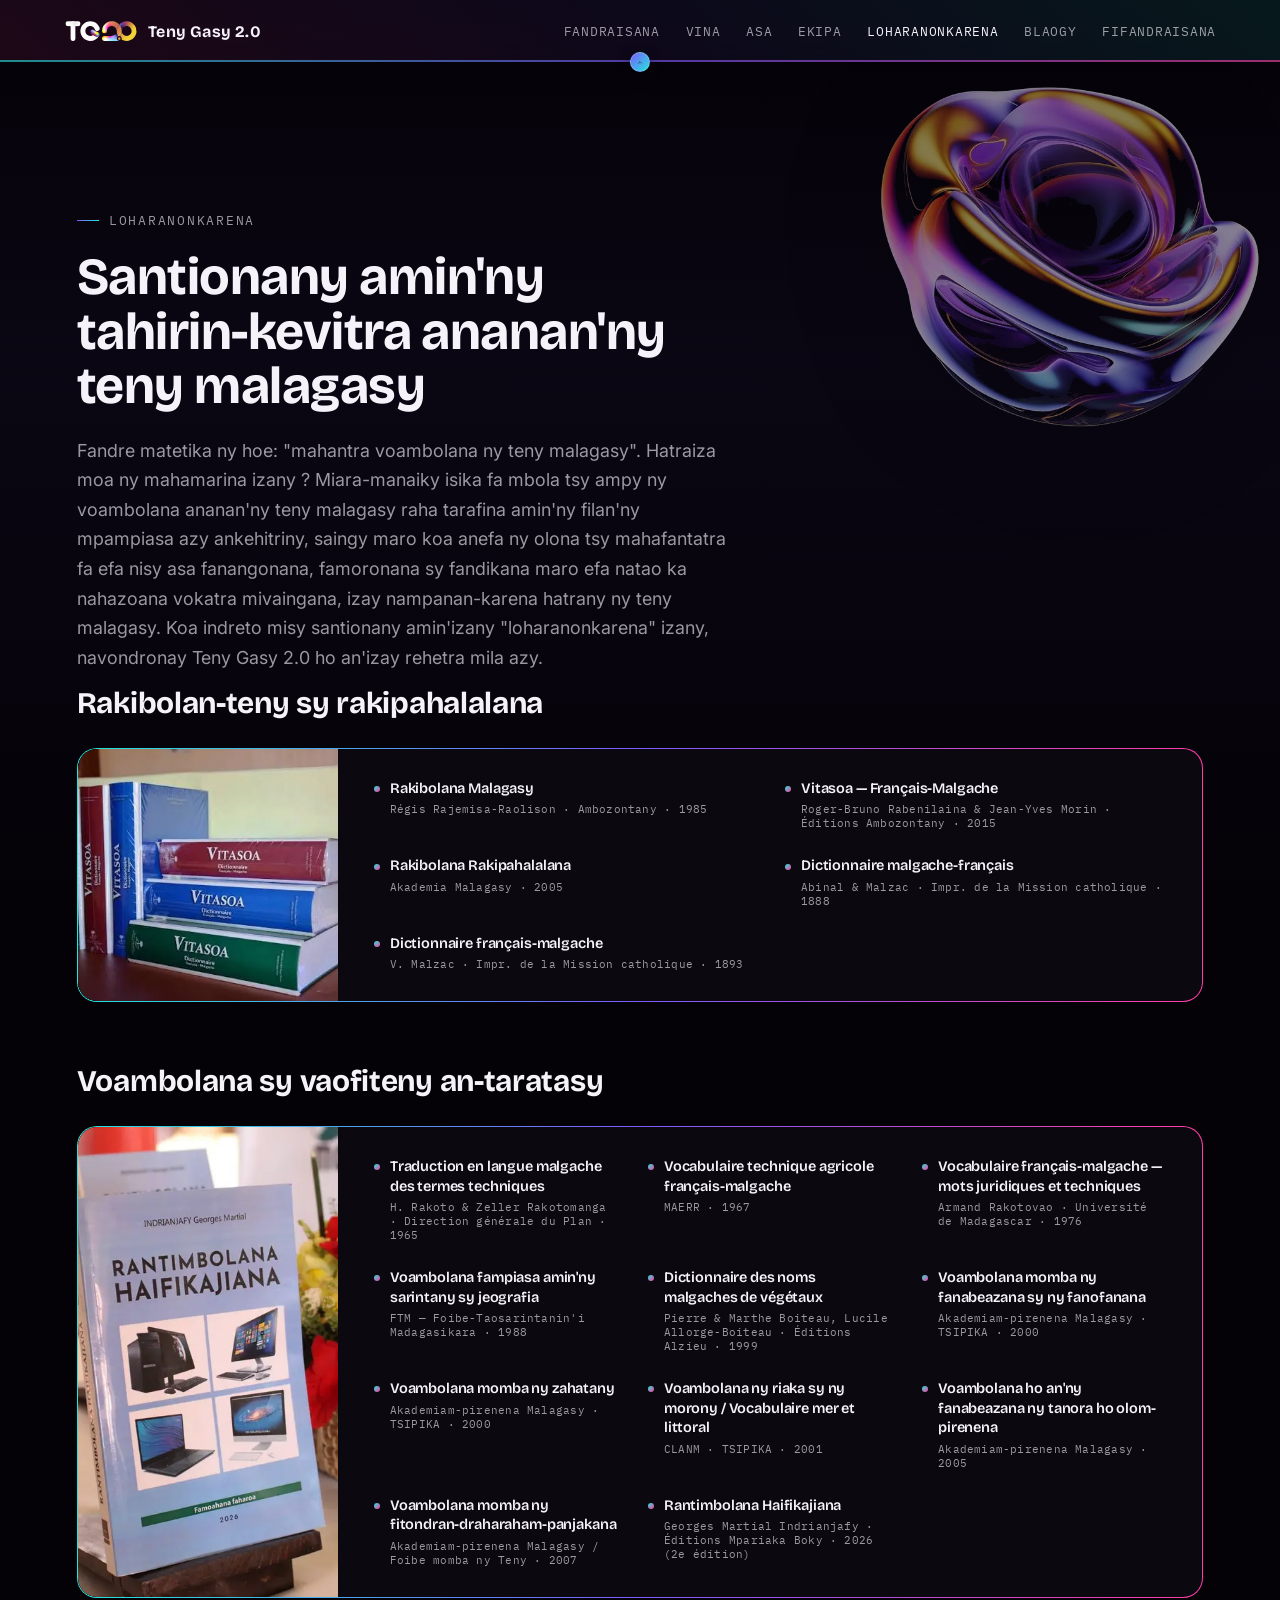
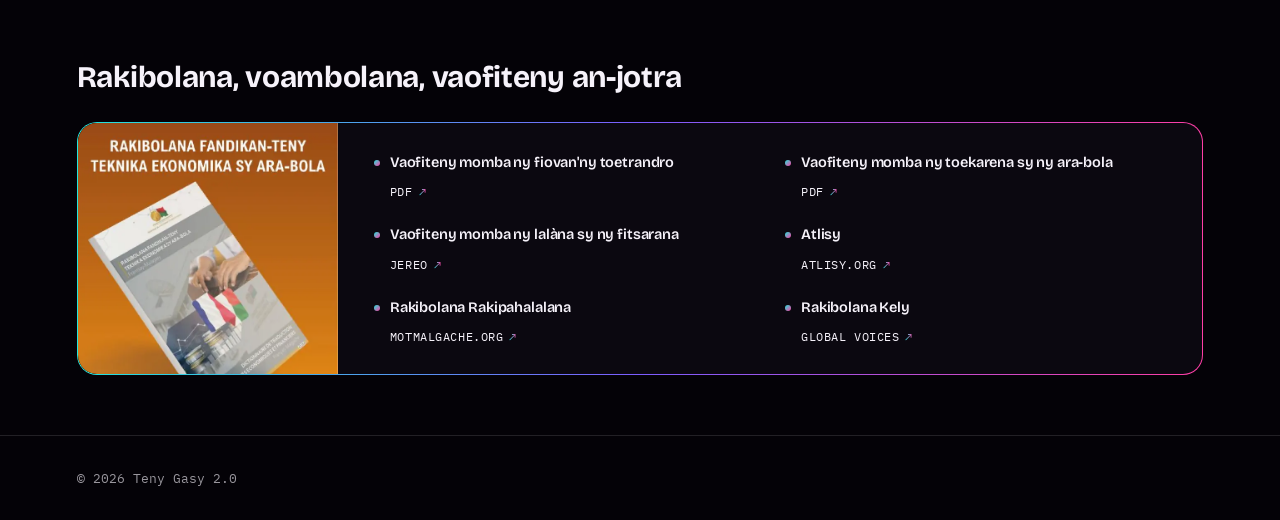
<file: loharanonkarena.html>
<!doctype html>
<html lang="mg">
<head>
<meta charset="utf-8" />
<meta name="viewport" content="width=device-width,initial-scale=1" />
<title>Loharanonkarena — Teny Gasy 2.0</title>
<link rel="preconnect" href="https://fonts.googleapis.com">
<link rel="preconnect" href="https://fonts.gstatic.com" crossorigin>
<link href="https://fonts.googleapis.com/css2?family=Bricolage+Grotesque:opsz,wght@12..96,400..800&family=Inter:wght@400;500;600&family=IBM+Plex+Mono:wght@500&display=swap" rel="stylesheet">
<link rel="icon" type="image/svg+xml" href="assets/logo-icon.svg">
<link rel="stylesheet" href="styles.css">
<script src="main.js" defer></script>
</head>
<body>

<header>
  <div class="header-inner">
  <a href="index.html" class="brand">
    <img class="brand-mark" src="assets/logo-icon.svg" alt="" aria-hidden="true" />
    Teny Gasy 2.0
  </a>
  <nav>
    <a href="index.html">Fandraisana</a>
    <a href="vina.html">Vina</a>
    <a href="hetsika.html">Asa</a>
    <a href="ekipa.html">Ekipa</a>
    <a href="loharanonkarena.html" aria-current="page">Loharanonkarena</a>
    <a href="blaogy.html">Blaogy</a>
    <a href="fifandraisana.html">Fifandraisana</a>
  </nav>
  <button class="navburger" type="button" aria-expanded="false" aria-controls="mobile-nav" aria-label="Sokafy ny safidy">
    <span class="navburger-bar"></span>
    <span class="navburger-bar"></span>
    <span class="navburger-bar"></span>
  </button>
  </div>
  <nav class="mobile-nav" id="mobile-nav"></nav>
  <button class="header-toggle" type="button" aria-expanded="true" aria-label="Hafenoy/Aseho ny lohapejy">
    <svg viewBox="0 0 24 24" fill="none" xmlns="http://www.w3.org/2000/svg"><path d="M6 9l6 6 6-6" stroke="currentColor" stroke-width="2" stroke-linecap="round" stroke-linejoin="round"/></svg>
  </button>
</header>

<!-- LOHARANONKARENA -->
<section id="loharanonkarena" class="page-hero">
  <div class="blob-wrap"><img class="blob-img blob--loharanonkarena" src="assets/vina-blob.webp" alt="" /></div>
  <div class="section-inner">
    <div class="eyebrow reveal">Loharanonkarena</div>
    <h1 class="reveal">Santionany amin'ny tahirin-kevitra ananan'ny teny malagasy</h1>
    <p class="lede reveal">Fandre matetika ny hoe: "mahantra voambolana ny teny malagasy". Hatraiza moa ny mahamarina izany ? Miara-manaiky isika fa mbola tsy ampy ny voambolana ananan'ny teny malagasy raha tarafina amin'ny filan'ny mpampiasa azy ankehitriny, saingy maro koa anefa ny olona tsy mahafantatra fa efa nisy asa fanangonana, famoronana sy fandikana maro efa natao ka nahazoana vokatra mivaingana, izay nampanan-karena hatrany ny teny malagasy. Koa indreto misy santionany amin'izany "loharanonkarena" izany, navondronay Teny Gasy 2.0 ho an'izay rehetra mila azy.</p>

    <div class="rubriques">

      <div class="rubrique reveal">
        <h2>Rakibolan-teny sy rakipahalalana</h2>

        <div class="resource-card">
          <div class="resource-card-inner">
            <div class="resource-media">
              <img src="assets/loharanonkarena/vitasoa.webp" alt="Vitasoa — Dictionnaire français-malgache" loading="lazy" />
            </div>
            <div class="resource-body">
            <ul class="resource-cols resource-cols--2">
              <li>
                <div class="resource-info">
                  <h3>Rakibolana Malagasy</h3>
                  <p class="resource-meta">Régis Rajemisa-Raolison · Ambozontany · 1985</p>
                </div>
              </li>
              <li>
                <div class="resource-info">
                  <h3>Vitasoa — Français-Malgache</h3>
                  <p class="resource-meta">Roger-Bruno Rabenilaina & Jean-Yves Morin · Éditions Ambozontany · 2015</p>
                </div>
              </li>
              <li>
                <div class="resource-info">
                  <h3>Rakibolana Rakipahalalana</h3>
                  <p class="resource-meta">Akademia Malagasy · 2005</p>
                </div>
              </li>
              <li>
                <div class="resource-info">
                  <h3>Dictionnaire malgache-français</h3>
                  <p class="resource-meta">Abinal & Malzac · Impr. de la Mission catholique · 1888</p>
                </div>
              </li>
              <li>
                <div class="resource-info">
                  <h3>Dictionnaire français-malgache</h3>
                  <p class="resource-meta">V. Malzac · Impr. de la Mission catholique · 1893</p>
                </div>
              </li>
            </ul>
            </div>
          </div>
        </div>
      </div>

      <div class="rubrique reveal">
        <h2>Voambolana sy vaofiteny an-taratasy</h2>

        <div class="resource-card">
          <div class="resource-card-inner">
            <div class="resource-media">
              <img src="assets/loharanonkarena/rantimbolana-haifikajiana.webp" alt="Rantimbolana Haifikajiana" loading="lazy" />
            </div>
            <div class="resource-body">
            <ul class="resource-cols resource-cols--3">
              <li>
                <div class="resource-info">
                  <h3>Traduction en langue malgache des termes techniques</h3>
                  <p class="resource-meta">H. Rakoto & Zeller Rakotomanga · Direction générale du Plan · 1965</p>
                </div>
              </li>
              <li>
                <div class="resource-info">
                  <h3>Vocabulaire technique agricole français-malgache</h3>
                  <p class="resource-meta">MAERR · 1967</p>
                </div>
              </li>
              <li>
                <div class="resource-info">
                  <h3>Vocabulaire français-malgache — mots juridiques et techniques</h3>
                  <p class="resource-meta">Armand Rakotovao · Université de Madagascar · 1976</p>
                </div>
              </li>
              <li>
                <div class="resource-info">
                  <h3>Voambolana fampiasa amin'ny sarintany sy jeografia</h3>
                  <p class="resource-meta">FTM — Foibe-Taosarintanin'i Madagasikara · 1988</p>
                </div>
              </li>
              <li>
                <div class="resource-info">
                  <h3>Dictionnaire des noms malgaches de végétaux</h3>
                  <p class="resource-meta">Pierre & Marthe Boiteau, Lucile Allorge-Boiteau · Éditions Alzieu · 1999</p>
                </div>
              </li>
              <li>
                <div class="resource-info">
                  <h3>Voambolana momba ny fanabeazana sy ny fanofanana</h3>
                  <p class="resource-meta">Akademiam-pirenena Malagasy · TSIPIKA · 2000</p>
                </div>
              </li>
              <li>
                <div class="resource-info">
                  <h3>Voambolana momba ny zahatany</h3>
                  <p class="resource-meta">Akademiam-pirenena Malagasy · TSIPIKA · 2000</p>
                </div>
              </li>
              <li>
                <div class="resource-info">
                  <h3>Voambolana ny riaka sy ny morony / Vocabulaire mer et littoral</h3>
                  <p class="resource-meta">CLANM · TSIPIKA · 2001</p>
                </div>
              </li>
              <li>
                <div class="resource-info">
                  <h3>Voambolana ho an'ny fanabeazana ny tanora ho olom-pirenena</h3>
                  <p class="resource-meta">Akademiam-pirenena Malagasy · 2005</p>
                </div>
              </li>
              <li>
                <div class="resource-info">
                  <h3>Voambolana momba ny fitondran-draharaham-panjakana</h3>
                  <p class="resource-meta">Akademiam-pirenena Malagasy / Foibe momba ny Teny · 2007</p>
                </div>
              </li>
              <li>
                <div class="resource-info">
                  <h3>Rantimbolana Haifikajiana</h3>
                  <p class="resource-meta">Georges Martial Indrianjafy · Éditions Mpariaka Boky · 2026 (2e édition)</p>
                </div>
              </li>
            </ul>
            </div>
          </div>
        </div>
      </div>

      <div class="rubrique reveal">
        <h2>Rakibolana, voambolana, vaofiteny an-jotra</h2>

        <div class="resource-card">
          <div class="resource-card-inner">
            <div class="resource-media">
              <img src="assets/loharanonkarena/vaofiteny-toekarena.webp" alt="Vaofiteny toekarena sy ara-bola" loading="lazy" />
            </div>
            <div class="resource-body">
            <ul class="resource-cols resource-cols--2">
              <li>
                <div class="resource-info">
                  <h3>Vaofiteny momba ny fiovan'ny toetrandro</h3>
                </div>
                <a href="https://www.pnae.mg/vaofiteny-fiovan-toetrandro.pdf" target="_blank" rel="noopener noreferrer" class="resource-link">PDF <span class="arrow">↗</span></a>
              </li>
              <li>
                <div class="resource-info">
                  <h3>Vaofiteny momba ny toekarena sy ny ara-bola</h3>
                </div>
                <a href="https://www.mef.gov.mg/assets/file/echos/21353.pdf" target="_blank" rel="noopener noreferrer" class="resource-link">PDF <span class="arrow">↗</span></a>
              </li>
              <li>
                <div class="resource-info">
                  <h3>Vaofiteny momba ny lalàna sy ny fitsarana</h3>
                </div>
                <a href="https://web.facebook.com/sujetsetsupports/posts/177254480563825" target="_blank" rel="noopener noreferrer" class="resource-link">Jereo <span class="arrow">↗</span></a>
              </li>
              <li>
                <div class="resource-info">
                  <h3>Atlisy</h3>
                </div>
                <a href="https://www.atlisy.org/" target="_blank" rel="noopener noreferrer" class="resource-link">atlisy.org <span class="arrow">↗</span></a>
              </li>
              <li>
                <div class="resource-info">
                  <h3>Rakibolana Rakipahalalana</h3>
                </div>
                <a href="https://motmalgache.org/" target="_blank" rel="noopener noreferrer" class="resource-link">motmalgache.org <span class="arrow">↗</span></a>
              </li>
              <li>
                <div class="resource-info">
                  <h3>Rakibolana Kely</h3>
                </div>
                <a href="https://mg.globalvoices.org/about/rakibolana-kely/" target="_blank" rel="noopener noreferrer" class="resource-link">Global Voices <span class="arrow">↗</span></a>
              </li>
            </ul>
            </div>
          </div>
        </div>
      </div>

    </div>
  </div>
</section>

<footer>
  <p>© 2026 Teny Gasy 2.0</p>
</footer>

</body>
</html>
</file>
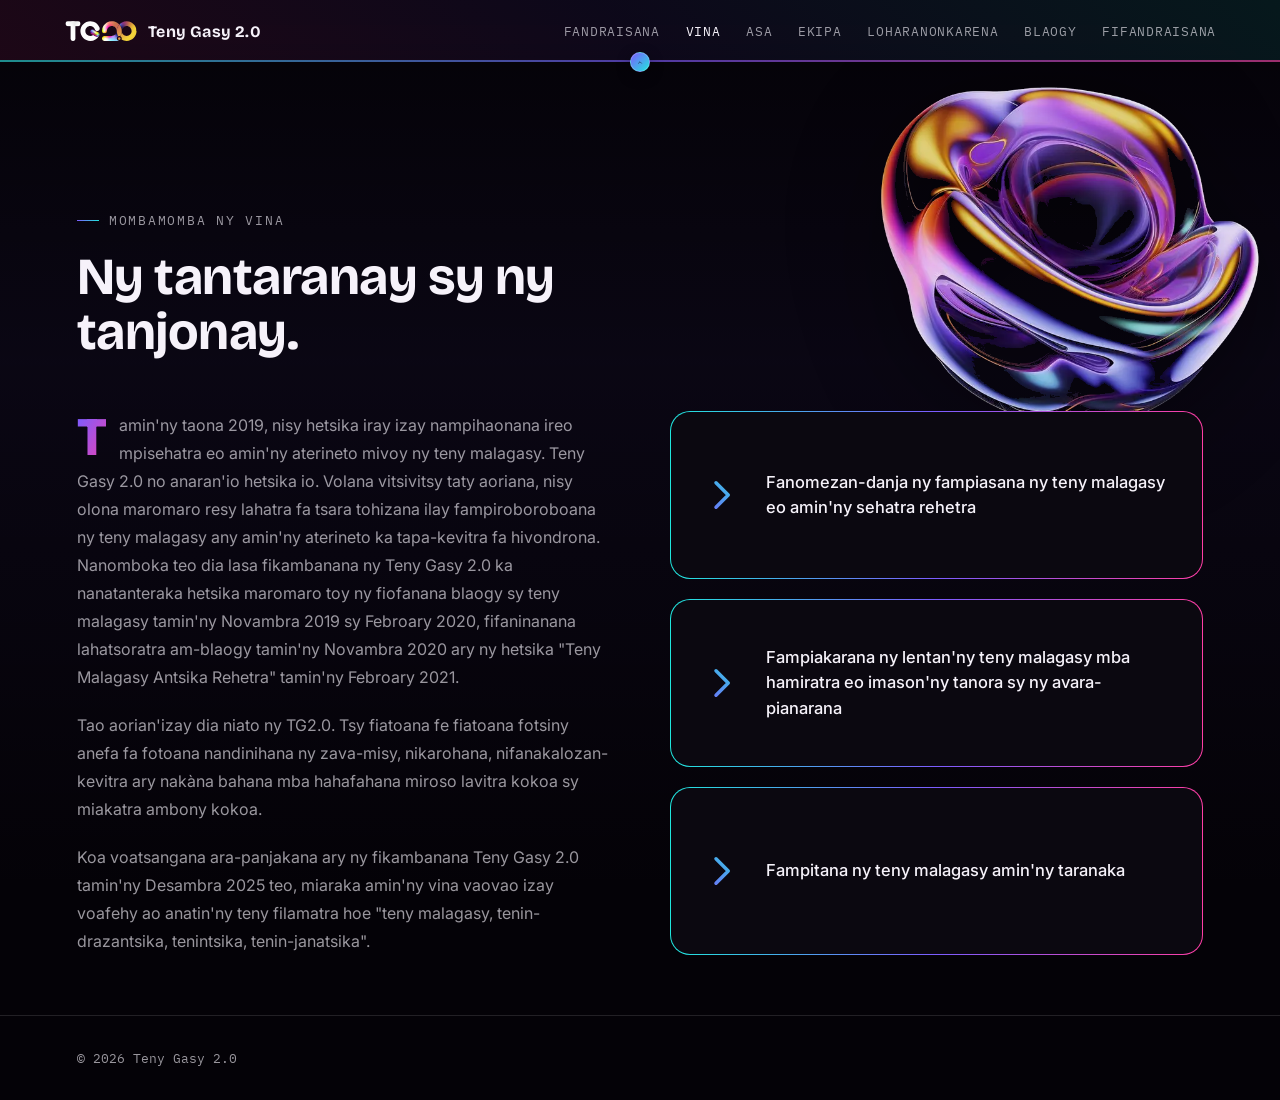
<file: vina.html>
<!doctype html>
<html lang="mg">
<head>
<meta charset="utf-8" />
<meta name="viewport" content="width=device-width,initial-scale=1" />
<title>Vina — Teny Gasy 2.0</title>
<link rel="preconnect" href="https://fonts.googleapis.com">
<link rel="preconnect" href="https://fonts.gstatic.com" crossorigin>
<link href="https://fonts.googleapis.com/css2?family=Bricolage+Grotesque:opsz,wght@12..96,400..800&family=Inter:wght@400;500;600&family=IBM+Plex+Mono:wght@500&display=swap" rel="stylesheet">
<link rel="icon" type="image/svg+xml" href="assets/logo-icon.svg">
<link rel="stylesheet" href="styles.css">
<script src="main.js" defer></script>
</head>
<body>

<header>
  <div class="header-inner">
  <a href="index.html" class="brand">
    <img class="brand-mark" src="assets/logo-icon.svg" alt="" aria-hidden="true" />
    Teny Gasy 2.0
  </a>
  <nav>
    <a href="index.html">Fandraisana</a>
    <a href="vina.html" aria-current="page">Vina</a>
    <a href="hetsika.html">Asa</a>
    <a href="ekipa.html">Ekipa</a>
    <a href="loharanonkarena.html">Loharanonkarena</a>
    <a href="blaogy.html">Blaogy</a>
    <a href="fifandraisana.html">Fifandraisana</a>
  </nav>
  <button class="navburger" type="button" aria-expanded="false" aria-controls="mobile-nav" aria-label="Sokafy ny safidy">
    <span class="navburger-bar"></span>
    <span class="navburger-bar"></span>
    <span class="navburger-bar"></span>
  </button>
  </div>
  <nav class="mobile-nav" id="mobile-nav"></nav>
  <button class="header-toggle" type="button" aria-expanded="true" aria-label="Hafenoy/Aseho ny lohapejy">
    <svg viewBox="0 0 24 24" fill="none" xmlns="http://www.w3.org/2000/svg"><path d="M6 9l6 6 6-6" stroke="currentColor" stroke-width="2" stroke-linecap="round" stroke-linejoin="round"/></svg>
  </button>
</header>

<!-- VINA -->
<section id="vina" class="page-hero">
  <div class="blob-wrap"><img class="blob-img blob--vina" src="assets/vina-blob.webp" alt="" /></div>
  <div class="section-inner">
    <div class="eyebrow reveal">Mombamomba ny vina</div>
    <h1 class="reveal">Ny tantaranay sy ny tanjonay.</h1>

    <div class="vina-grid">
      <div class="statement reveal">
        <p class="lede lede--full">Tamin'ny taona 2019, nisy hetsika iray izay nampihaonana ireo mpisehatra eo amin'ny aterineto mivoy ny teny malagasy. Teny Gasy 2.0 no anaran'io hetsika io. Volana vitsivitsy taty aoriana, nisy olona maromaro resy lahatra fa tsara tohizana ilay fampiroboroboana ny teny malagasy any amin'ny aterineto ka tapa-kevitra fa hivondrona. Nanomboka teo dia lasa fikambanana ny Teny Gasy 2.0 ka nanatanteraka hetsika maromaro toy ny fiofanana blaogy sy teny malagasy tamin'ny Novambra 2019 sy Febroary 2020, fifaninanana lahatsoratra am-blaogy tamin'ny Novambra 2020 ary ny hetsika "Teny Malagasy Antsika Rehetra" tamin'ny Febroary 2021.</p>
        <p>Tao aorian'izay dia niato ny TG2.0. Tsy fiatoana fe fiatoana fotsiny anefa fa fotoana nandinihana ny zava-misy, nikarohana, nifanakalozan-kevitra ary nakàna bahana mba hahafahana miroso lavitra kokoa sy miakatra ambony kokoa.</p>
        <p>Koa voatsangana ara-panjakana ary ny fikambanana Teny Gasy 2.0 tamin'ny Desambra 2025 teo, miaraka amin'ny vina vaovao izay voafehy ao anatin'ny teny filamatra hoe "teny malagasy, tenin-drazantsika, tenintsika, tenin-janatsika".</p>
      </div>

      <ul class="goal-list">
        <li class="reveal">
          <div class="goal-card-inner">
            <span class="goal-arrow" aria-hidden="true"><svg viewBox="0 0 24 24" fill="none" xmlns="http://www.w3.org/2000/svg"><defs><linearGradient id="goalArrowGrad1" x1="0" y1="24" x2="24" y2="0" gradientUnits="userSpaceOnUse"><stop stop-color="#7c5cff"/><stop offset="1" stop-color="#20e6dd"/></linearGradient></defs><path d="M8 5l7 7-7 7" stroke="url(#goalArrowGrad1)" stroke-width="2" stroke-linecap="round" stroke-linejoin="round"/></svg></span>
            <div>
            <p>Fanomezan-danja ny fampiasana ny teny malagasy eo amin'ny sehatra rehetra</p>
          </div>
          </div>
        </li>
        <li class="reveal">
          <div class="goal-card-inner">
            <span class="goal-arrow" aria-hidden="true"><svg viewBox="0 0 24 24" fill="none" xmlns="http://www.w3.org/2000/svg"><defs><linearGradient id="goalArrowGrad2" x1="0" y1="24" x2="24" y2="0" gradientUnits="userSpaceOnUse"><stop stop-color="#7c5cff"/><stop offset="1" stop-color="#20e6dd"/></linearGradient></defs><path d="M8 5l7 7-7 7" stroke="url(#goalArrowGrad2)" stroke-width="2" stroke-linecap="round" stroke-linejoin="round"/></svg></span>
            <div>
            <p>Fampiakarana ny lentan'ny teny malagasy mba hamiratra eo imason'ny tanora sy ny avara-pianarana</p>
          </div>
          </div>
        </li>
        <li class="reveal">
          <div class="goal-card-inner">
            <span class="goal-arrow" aria-hidden="true"><svg viewBox="0 0 24 24" fill="none" xmlns="http://www.w3.org/2000/svg"><defs><linearGradient id="goalArrowGrad3" x1="0" y1="24" x2="24" y2="0" gradientUnits="userSpaceOnUse"><stop stop-color="#7c5cff"/><stop offset="1" stop-color="#20e6dd"/></linearGradient></defs><path d="M8 5l7 7-7 7" stroke="url(#goalArrowGrad3)" stroke-width="2" stroke-linecap="round" stroke-linejoin="round"/></svg></span>
            <div>
            <p>Fampitana ny teny malagasy amin'ny taranaka</p>
          </div>
          </div>
        </li>
      </ul>
    </div>
  </div>
</section>

<footer>
  <p>© 2026 Teny Gasy 2.0</p>
</footer>

</body>
</html>
</file>
<file: styles.css>
:root{
  --bg:#040207;
  --ink:#f6f2fa;
  --muted:rgba(246,242,250,.62);
  --line:rgba(246,242,250,.12);
  --surface:rgba(255,255,255,.04);
  --violet:#7c5cff;
  --magenta:#ff3ea5;
  --cyan:#20e6dd;

  --display: "Bricolage Grotesque", ui-sans-serif, system-ui, sans-serif;
  --body: "Inter", ui-sans-serif, system-ui, sans-serif;
  --mono: "IBM Plex Mono", ui-monospace, monospace;
}

*{box-sizing:border-box}
html{scroll-behavior:smooth}
body{
  margin:0;
  background: linear-gradient(180deg, transparent, rgba(124,92,255,.05) 40%, transparent) fixed, var(--bg);
  color:var(--ink);
  font-family:var(--body);
  -webkit-font-smoothing:antialiased;
  overflow-x:hidden;
}

a{color:inherit}

::selection{ background: var(--violet); color:#fff; }

/* ---------- signature visuals (real liquid-glass renders) ---------- */

.blob-wrap{
  position:absolute;
  inset:0;
  pointer-events:none;
  z-index:0;
  overflow:hidden;
}

.blob-img{
  position:absolute;
  animation: drift 26s ease-in-out infinite;
  will-change: transform;
  filter: drop-shadow(0 20px 50px rgba(0,0,0,.5));
}

@keyframes drift{
  0%,100%{ transform: translate3d(0,0,0) rotate(0deg) scale(1); }
  50%{ transform: translate3d(0,-16px,0) rotate(2deg) scale(1.02); }
}

@media (prefers-reduced-motion: reduce){
  .blob-img{ animation: none; }
}

.blob--hero{
  top:-6%; right:-8%;
  width:min(58vw, 78vh, 680px);
  opacity:.95;
}

.blob--vina{
  width:min(38vw, 460px);
  top:-40px; right:-20px;
  opacity:.95;
}

.blob--hetsika{
  width:min(50vw, 620px);
  bottom:-80px; right:-60px;
  opacity:.8;
}

.blob--ekipa{
  width:min(38vw, 460px);
  top:60px; right:-60px;
  opacity:.6;
}

.blob--contact{
  width:min(40vw, 480px);
  bottom:-100px; right:-60px;
  opacity:.7;
}

header{
  position:sticky; top:0; z-index:50;
  padding:20px clamp(20px,5vw,64px);
  background:
    linear-gradient(220deg, rgba(32,230,221,.10), rgba(124,92,255,.08) 50%, rgba(255,62,165,.10)),
    rgba(4,2,7,.78);
  backdrop-filter: blur(14px);
  transition: padding .35s ease;
}
header::after{
  content:"";
  position:absolute; left:0; right:0; bottom:0;
  height:2px;
  background: linear-gradient(90deg, var(--cyan), var(--violet), var(--magenta));
  opacity:.6;
}

.header-inner{
  display:flex; align-items:center; justify-content:space-between;
  max-height:60px;
  opacity:1;
  overflow:hidden;
  transition: max-height .35s ease, opacity .25s ease .05s;
}

header.is-collapsed{ padding-top:7px; padding-bottom:7px; }
header.is-collapsed .header-inner{
  max-height:0;
  opacity:0;
  pointer-events:none;
  transition: max-height .3s ease, opacity .15s ease;
}

.header-toggle{
  position:absolute; left:50%; bottom:-10px; transform:translateX(-50%);
  width:20px; height:20px;
  display:flex; align-items:center; justify-content:center;
  border-radius:50%;
  border:1px solid rgba(255,255,255,.22);
  background: linear-gradient(135deg, var(--violet), var(--cyan));
  color:#04020c;
  cursor:pointer;
  box-shadow: 0 4px 14px rgba(0,0,0,.4);
  z-index:3;
  transition: transform .2s ease;
}
.header-toggle:hover{ transform:translateX(-50%) scale(1.1); }
.header-toggle svg{
  width:13px; height:13px;
  transform: rotate(180deg);
  transition: transform .3s ease;
}
header.is-collapsed .header-toggle svg{ transform: rotate(0deg); }

.brand{
  display:flex; align-items:center; gap:10px;
  font-family:var(--display);
  font-weight:700;
  font-size:16px;
  letter-spacing:.2px;
  text-decoration:none;
}
.brand-mark{
  width:auto;height:22px;
  display:block;
}

nav{ display:flex; gap:clamp(14px,2vw,30px); }
nav a{
  font-family:var(--mono);
  font-size:12.5px;
  text-transform:uppercase;
  letter-spacing:.06em;
  text-decoration:none;
  color:var(--muted);
  transition: color .2s ease;
}
nav a:hover{ color:var(--ink); }
nav a[aria-current="page"]{ color:var(--ink); }

.navburger{
  display:none;
  flex-direction:column;
  align-items:stretch;
  justify-content:center;
  gap:5px;
  width:32px; height:32px;
  padding:0;
  background:none;
  border:none;
  cursor:pointer;
  flex:0 0 auto;
}
.navburger-bar{
  display:block;
  width:100%; height:2px;
  border-radius:2px;
  background: var(--ink);
  transition: transform .25s ease, opacity .2s ease;
}
header.nav-open .navburger-bar:nth-child(1){ transform: translateY(7px) rotate(45deg); }
header.nav-open .navburger-bar:nth-child(2){ opacity:0; }
header.nav-open .navburger-bar:nth-child(3){ transform: translateY(-7px) rotate(-45deg); }

.mobile-nav{
  display:none;
  flex-direction:column;
  position:absolute; top:100%; left:0; right:0;
  background: rgba(4,2,7,.97);
  backdrop-filter: blur(16px);
  border-top:1px solid var(--line);
  max-height:0;
  overflow:hidden;
  transition: max-height .35s ease;
}
.mobile-nav a{
  padding:17px clamp(20px,5vw,64px);
  font-family:var(--mono);
  font-size:13px;
  text-transform:uppercase;
  letter-spacing:.06em;
  text-decoration:none;
  color:var(--muted);
  border-bottom:1px solid var(--line);
}
.mobile-nav a:last-child{ border-bottom:none; }
.mobile-nav a[aria-current="page"]{ color:var(--ink); }

header.nav-open .mobile-nav{ max-height:70vh; }

section{ position:relative; padding: 120px clamp(20px,6vw,90px); }
.section-inner{ position:relative; z-index:2; max-width:1180px; margin:0 auto; }

.eyebrow{
  font-family:var(--mono);
  font-size:12.5px;
  letter-spacing:.14em;
  text-transform:uppercase;
  color:var(--muted);
  display:flex; align-items:center; gap:10px;
  margin-bottom:22px;
}
.eyebrow::before{
  content:"";
  width:22px; height:1px;
  background: linear-gradient(90deg, var(--violet), var(--cyan));
}

h1,h2,h3{
  font-family:var(--display);
  font-weight:700;
  line-height:1.05;
  letter-spacing:-.01em;
  margin:0;
}

.lede{
  margin:0;
  font-size:clamp(16px,1.4vw,19px);
  line-height:1.65;
  color:var(--muted);
  max-width:60ch;
}
.lede--full{ max-width:none; }

.btn{
  display:inline-flex; align-items:center; gap:8px;
  font-family:var(--mono);
  font-size:13px;
  letter-spacing:.04em;
  text-transform:uppercase;
  text-decoration:none;
  color:var(--ink);
  background:var(--surface);
  border:1px solid var(--line);
  padding:13px 20px;
  border-radius:999px;
  transition: border-color .2s ease, transform .15s ease, background .2s ease;
}
.btn:hover{ border-color: rgba(255,255,255,.35); transform: translateY(-1px); }
.btn::after{ content:"→"; transition: transform .2s ease; }
.btn:hover::after{ transform: translateX(3px); }

/* ---------- hero (fandraisana) ---------- */

#fandraisana{ padding-top:96px; padding-bottom:40px; min-height:76vh; display:flex; align-items:center; }
#fandraisana .section-inner{ width:100%; }

.hero-copy{ max-width:780px; }
.hero-copy h1{ font-size:clamp(38px, 6vw, 74px); margin:18px 0 22px 0; }

/* cartes de navigation vers les 6 autres pages */
.nav-cards{
  display:grid;
  grid-template-columns:1fr 1fr;
  gap:18px;
}

.nav-card{
  display:block;
  border-radius:22px;
  padding:1px;
  background: linear-gradient(90deg, var(--cyan), var(--violet), var(--magenta));
  text-decoration:none;
  color:var(--ink);
  transition: transform .3s ease, filter .3s ease;
}
.nav-card:hover{
  transform:translateY(-4px);
  filter: brightness(1.3) saturate(1.2);
}

.nav-card-inner{
  display:flex;
  flex-direction:column;
  height:100%;
  padding:28.5px 24.5px;
  border-radius:21px;
  background:#0b0810;
}

.nav-card h3{ font-size:21px; margin-bottom:14px; }

.nav-card-list{ list-style:none; margin:0 0 24px 0; padding:0; display:grid; gap:8px; }
.nav-card-list--split{ grid-template-columns:1fr 1fr; column-gap:16px; }
.nav-card-list li{
  position:relative;
  padding-left:15px;
  color:var(--muted);
  font-size:14.5px;
  line-height:1.5;
}
.nav-card-list li::before{
  content:"";
  position:absolute; left:0; top:.55em;
  width:6px; height:6px; border-radius:50%;
  background: linear-gradient(135deg, var(--cyan), var(--magenta));
}

.nav-card-cta{
  margin-top:auto;
  align-self:flex-start;
  display:inline-flex; align-items:center; gap:8px;
  font-family:var(--mono); font-size:12.5px;
  text-transform:uppercase; letter-spacing:.05em;
  color:var(--ink);
  padding-top:10px;
}
.nav-card-cta .arrow{
  background: linear-gradient(90deg, var(--cyan), var(--magenta));
  -webkit-background-clip:text;
  background-clip:text;
  color:transparent;
  transition: transform .2s ease;
}
.nav-card:hover .nav-card-cta .arrow{ transform:translateX(4px); }

#teasers{ padding-top:20px; }

/* ---------- tenin'ny filoha (statement) ---------- */

#teninny-filoha{ padding-top:0; }

.statement-card{
  position:relative;
  max-width:980px;
  margin-top:40px;
  border-radius:24px;
  padding:1px;
  background: linear-gradient(90deg, var(--cyan), var(--violet), var(--magenta));
}

.statement-card-inner{
  display:grid;
  grid-template-columns:minmax(220px,280px) 1fr;
  border-radius:23px;
  background:#0b0810;
  overflow:hidden;
}

.statement-media{ position:relative; min-height:100%; background:var(--bg); }
.statement-media img{
  position:absolute; inset:0;
  width:100%; height:100%;
  object-fit:cover;
  object-position:60% 30%;
  display:block;
}

.statement-body{
  position:relative;
  padding:52px clamp(24px,4vw,56px) 44px;
}

.quote-mark{
  position:absolute;
  top:-6px; left:clamp(20px,4vw,50px);
  font-family:var(--display);
  font-weight:800;
  font-size:150px;
  line-height:1;
  color:transparent;
  -webkit-text-stroke:1px rgba(255,255,255,.16);
  pointer-events:none;
  user-select:none;
}

.statement{ position:relative; z-index:1; max-width:760px; display:grid; gap:20px; margin-top:0; }
.statement p{ color:var(--muted); font-size:16px; line-height:1.75; margin:0; }
.statement em{ font-style:italic; color:var(--ink); }

.statement p:first-of-type::first-letter{
  font-family:var(--display);
  font-weight:800;
  font-size:3.4em;
  line-height:.75;
  float:left;
  padding-right:12px;
  margin-top:6px;
  background:linear-gradient(120deg, var(--violet), var(--magenta));
  -webkit-background-clip:text;
  background-clip:text;
  color:transparent;
}

.statement-card .signature{
  position:relative; z-index:1;
  margin-top:30px;
  padding-top:22px;
  border-top:1px solid var(--line);
  font-family:var(--mono);
  font-size:12.5px;
  letter-spacing:.06em;
  text-transform:uppercase;
  color:var(--muted);
}

@media (max-width:700px){
  .statement-card-inner{ grid-template-columns:1fr; }
  .statement-media{ min-height:260px; }
  #fandraisana{ padding-top:76px; min-height:auto; }
}

/* ---------- page hero (sous-pages) ---------- */

.page-hero{ padding-top:150px; padding-bottom:60px; }
.page-hero h1{ font-size:clamp(32px,4.6vw,52px); max-width:18ch; margin-bottom:22px; }

/* ---------- vina ---------- */


.vina-grid{
  display:grid;
  grid-template-columns: 1fr 1fr;
  gap:60px;
  align-items:stretch;
  margin-top:52px;
}

.goal-list{ list-style:none; margin:0; padding:0; display:grid; gap:22px; }
.goal-list li{ display:flex; gap:16px; padding-bottom:22px; border-bottom:1px solid var(--line); }
.goal-list li:last-child{ border-bottom:none; padding-bottom:0; }

.goal-list h4{ font-family:var(--display); font-size:17px; margin:0 0 6px 0; font-weight:600; }
.goal-list p{ margin:0; color:var(--muted); font-size:14px; line-height:1.6; }

/* enlarged goal cards on the Vina page, to fill the height next to the statement column */
#vina .goal-list{
  display:grid;
  grid-template-rows:repeat(3,1fr);
  gap:20px;
  height:100%;
}
#vina .goal-list li{
  display:block;
  border-radius:20px;
  border-bottom:none;
  padding:1px;
  background: linear-gradient(90deg, var(--cyan), var(--violet), var(--magenta));
}
.goal-card-inner{
  display:flex; align-items:center; gap:22px;
  height:100%;
  padding:30px clamp(22px,2.4vw,34px);
  border-radius:19px;
  background:#0b0810;
}

.goal-arrow{
  flex:0 0 auto;
  width:42px; height:42px;
  display:flex; align-items:center; justify-content:center;
}
.goal-arrow svg{ width:100%; height:100%; }

#vina .goal-list p{ color:var(--ink); font-size:16.5px; line-height:1.55; font-weight:500; }

/* ---------- hetsika (carousels par rubrique) ---------- */

.rubriques{ margin-top:16px; }
.rubrique{ margin-bottom:64px; }
.rubrique:last-child{ margin-bottom:0; }
.rubrique h2,
.team-stories-title,
.section-subtitle{
  font-family:var(--display);
  font-weight:700;
  font-size:clamp(22px, 2.6vw, 30px);
  letter-spacing:-.01em;
  color:var(--ink);
  margin:0 0 20px 0;
}

.rubrique-desc{
  margin:-8px 0 22px 0;
  color:var(--muted);
  font-size:15px;
  line-height:1.75;
  max-width:900px;
}

.carousel{ position:relative; }

.carousel-viewport{
  overflow:hidden;
  border-radius:4px;
}

.carousel-track{
  display:flex;
  gap:16px;
  cursor:grab;
  touch-action:pan-y;
  will-change:transform;
  transition: transform .5s cubic-bezier(.22,.85,.32,1);
  -webkit-user-select:none;
  user-select:none;
}
.carousel-track.is-dragging{
  transition:none;
  cursor:grabbing;
}

.carousel-slide{
  position:relative;
  flex:0 0 auto;
  width:min(560px, 84vw);
  aspect-ratio:16/10;
  border-radius:20px;
  overflow:hidden;
  border:1px solid var(--line);
  background:var(--bg);
  margin:0;
}
.carousel-slide img{
  width:100%; height:100%;
  object-fit:cover;
  display:block;
  -webkit-user-drag:none;
  pointer-events:none;
}
.carousel-slide figcaption{
  position:absolute; inset:auto 0 0 0;
  display:flex; flex-direction:column; gap:4px;
  padding:26px clamp(18px,3vw,28px) 18px;
  background:linear-gradient(180deg, transparent, rgba(4,2,7,.92) 65%);
  opacity:0;
  transform:translateY(10px);
  transition: opacity .45s ease, transform .45s ease;
}
.carousel-slide.is-active figcaption{ opacity:1; transform:translateY(0); }

.rc-title{ font-family:var(--display); font-weight:600; font-size:15.5px; color:var(--ink); }
.rc-date{ font-family:var(--mono); font-size:11px; letter-spacing:.06em; text-transform:uppercase; color:var(--muted); }

.carousel-controls{
  display:flex; align-items:center; justify-content:center;
  gap:14px; margin-top:16px;
}
.carousel-arrow{
  width:34px; height:34px; border-radius:50%;
  border:1px solid var(--line); background:var(--surface);
  color:var(--ink); font-size:16px; line-height:1;
  cursor:pointer;
  display:flex; align-items:center; justify-content:center;
  transition: border-color .2s ease, transform .15s ease;
}
.carousel-arrow:hover{ border-color:rgba(255,255,255,.35); transform:translateY(-1px); }

.carousel-dots{ display:flex; gap:8px; }
.carousel-dot{
  width:7px; height:7px; border-radius:50%;
  background:var(--line); border:none; padding:0;
  cursor:pointer;
  transition: background .2s ease, transform .2s ease;
}
.carousel-dot.is-active{
  background: linear-gradient(120deg, var(--violet), var(--cyan));
  transform: scale(1.35);
}

.rubrique--links{ padding-top:36px; border-top:1px solid var(--line); }
.link-row{ display:flex; gap:12px; flex-wrap:wrap; margin-top:18px; }

/* ---------- loharanonkarena (ressources) ---------- */

.blob--loharanonkarena{
  width:min(38vw, 460px);
  top:-40px; right:-20px;
  opacity:.55;
}

.blob--blaogy{
  width:min(40vw, 480px);
  top:60px; right:-60px;
  opacity:.6;
}

.resource-card{
  border-radius:20px;
  padding:1px;
  background: linear-gradient(90deg, var(--cyan), var(--violet), var(--magenta));
  margin-top:28px;
}

.resource-card-inner{
  display:grid;
  grid-template-columns:minmax(200px,260px) 1fr;
  border-radius:19px;
  background:#0b0810;
  overflow:hidden;
}

.resource-media{ position:relative; min-height:100%; background:var(--bg); }
.resource-media img{
  position:absolute; inset:0;
  width:100%; height:100%;
  object-fit:cover;
  display:block;
}
.resource-media img[src*="vaofiteny-toekarena"]{
  object-position:center top;
}

.resource-body{ padding:30px clamp(22px,3vw,36px); }

@media (max-width:760px){
  .resource-card-inner{ grid-template-columns:1fr; }
  .resource-media{ min-height:220px; }
}

.resource-cols{
  list-style:none;
  margin:0;
  padding:0;
  display:grid;
  gap:26px 30px;
}
.resource-cols--2{ grid-template-columns:1fr 1fr; }
.resource-cols--3{ grid-template-columns:1fr 1fr 1fr; }

.resource-cols li{
  position:relative;
  padding-left:16px;
  display:flex;
  flex-direction:column;
  align-items:flex-start;
  gap:8px;
}
.resource-cols li::before{
  content:"";
  position:absolute; left:0; top:.45em;
  width:6px; height:6px; border-radius:50%;
  background: linear-gradient(135deg, var(--cyan), var(--magenta));
}

.resource-info h3{
  font-family:var(--display);
  font-weight:600;
  font-size:14.5px;
  line-height:1.35;
  color:var(--ink);
  margin:0 0 4px 0;
}
.resource-meta{
  margin:0;
  font-family:var(--mono);
  font-size:11px;
  letter-spacing:.02em;
  color:var(--muted);
}

.resource-link{
  display:inline-flex; align-items:center; gap:6px;
  font-family:var(--mono); font-size:11.5px;
  text-transform:uppercase; letter-spacing:.05em;
  color:var(--ink);
  text-decoration:none;
  white-space:nowrap;
}
.resource-link .arrow{
  background: linear-gradient(90deg, var(--cyan), var(--magenta));
  -webkit-background-clip:text;
  background-clip:text;
  color:transparent;
  transition: transform .2s ease;
}
.resource-link:hover .arrow{ transform:translate(3px,-2px); }

@media (max-width:760px){
  .resource-cols--2,
  .resource-cols--3{ grid-template-columns:1fr; }
}

/* ---------- ekipa ---------- */

.team-photo{
  margin:32px 0 60px 0;
  border-radius:22px;
  overflow:hidden;
  border:1px solid var(--line);
  aspect-ratio:16/9;
}
.team-photo img{ width:100%; height:100%; object-fit:cover; display:block; }

.carousel--team .carousel-slide{
  width:min(640px, 88vw);
  aspect-ratio:auto;
  border:none;
  padding:1px;
  background: linear-gradient(90deg, var(--cyan), var(--violet), var(--magenta));
}
.team-slide-inner{
  display:grid;
  grid-template-columns:200px 1fr;
  height:100%;
  border-radius:19px;
  overflow:hidden;
  background:#0b0810;
}
.team-media{ position:relative; }
.team-media img{ position:absolute; inset:0; width:100%; height:100%; object-fit:cover; display:block; }
.team-body{
  padding:26px 28px;
  display:flex;
  flex-direction:column;
  justify-content:center;
  gap:8px;
}
.team-body h5{ font-family:var(--display); font-size:17px; margin:0; font-weight:600; color:var(--ink); }
.team-body .role{ font-family:var(--mono); font-size:11px; letter-spacing:.05em; text-transform:uppercase; color:var(--muted); }
.team-body p{ margin:4px 0 0 0; font-size:13.5px; line-height:1.6; color:var(--muted); }

@media (max-width:600px){
  .team-slide-inner{ grid-template-columns:1fr; }
  .team-media{ height:220px; }
  .team-media img{ object-position: center 18%; }
  .team-media img[src*="tina"]{ object-position: center 30%; }
  .team-media img[src*="mose-njo"]{ object-position: center 65%; }
  .team-media img[src*="joro"]{ object-position: center 50%; }
}

/* ---------- fifandraisana ---------- */

#fifandraisana{ padding-bottom:140px; }

.reason-list{
  display:grid;
  grid-template-columns:repeat(3, 1fr);
  gap:16px;
  margin-top:40px;
  max-width:900px;
}
.reason-item{
  border-radius:18px;
  padding:1px;
  background: linear-gradient(90deg, var(--cyan), var(--violet), var(--magenta));
}
.reason-item-inner{
  display:flex; flex-direction:column; gap:16px;
  height:100%;
  padding:24px;
  border-radius:17px;
  background:#0b0810;
}
.reason-icon{
  width:36px; height:36px;
  display:flex; align-items:center; justify-content:center;
}
.reason-icon svg{ width:100%; height:100%; }
.reason-item p{ margin:0; font-size:14.5px; line-height:1.6; color:var(--muted); }

#fifandraisana .section-subtitle{ margin-top:64px; }

.contact-grid{
  margin-top:52px;
  display:grid;
  grid-template-columns:repeat(auto-fit,minmax(240px,1fr));
  gap:16px;
}

.contact-card{
  border-radius:18px;
  padding:1px;
  background: linear-gradient(90deg, var(--cyan), var(--violet), var(--magenta));
}
.contact-card-inner{
  display:flex; flex-direction:column; gap:14px;
  height:100%;
  padding:22px;
  border-radius:17px;
  background:#0b0810;
}

.contact-icon{
  width:38px; height:38px;
  border-radius:12px;
  border:1px solid var(--line);
  display:flex; align-items:center; justify-content:center;
}
.contact-icon svg{ width:19px; height:19px; }

.contact-card .label{ font-family:var(--mono); font-size:11.5px; text-transform:uppercase; letter-spacing:.06em; color:var(--muted); }

.contact-link{
  display:inline-flex; align-items:center; gap:6px;
  font-family:var(--display);
  font-weight:600;
  font-size:15px;
  color:var(--ink);
  text-decoration:none;
  align-self:flex-start;
}
.contact-link .arrow{
  transition: transform .2s ease;
  color:var(--cyan);
}
.contact-link:hover .arrow{ transform: translate(3px,-3px); }

footer{
  padding:34px clamp(20px,6vw,90px);
  border-top:1px solid var(--line);
  display:flex; justify-content:space-between; align-items:center;
  flex-wrap:wrap; gap:12px;
}
footer p{ margin:0; font-size:12.5px; color:var(--muted); font-family:var(--mono); }

/* ---------- responsive ---------- */

@media (max-width: 860px){
  .header-inner > nav{ display:none; }
  .navburger{ display:flex; }
  .mobile-nav{ display:flex; }
  .vina-grid{ grid-template-columns:1fr; gap:36px; }
  #vina .goal-list{ height:auto; }
  .nav-cards{ grid-template-columns:1fr; }
  .blob--hero{ width:80vw; height:80vw; top:-4%; right:-20%; opacity:.7; }
  .reason-list{ grid-template-columns:1fr; }
}

@media (max-width:520px){
  .carousel--team .carousel-slide{ width:min(420px, 88vw); }
  .statement-body{ padding-left:clamp(20px,4vw,56px); padding-right:clamp(20px,4vw,56px); }
  footer{ flex-direction:column; align-items:flex-start; }
}

/* placé en dernier pour bien l'emporter sur les règles non-responsive ci-dessus */
@media (max-width:700px){
  section{ padding-top:72px; padding-bottom:72px; }
  .page-hero{ padding-top:100px; padding-bottom:36px; }
  #fifandraisana{ padding-bottom:80px; }
}

:focus-visible{ outline:2px solid var(--cyan); outline-offset:3px; }

/* ---------- apparition séquentielle au défilement ---------- */
/* .reveal ne se cache qu'une fois le JS prêt (progressive enhancement) :
   si le script ne se charge pas, le contenu reste visible par défaut. */
body.reveal-ready .reveal{
  opacity:0;
  transform:translateY(22px);
  transition: opacity .6s ease, transform .6s ease;
}
body.reveal-ready .reveal.is-visible{
  opacity:1;
  transform:none;
}

@media (prefers-reduced-motion: reduce){
  body.reveal-ready .reveal{
    opacity:1;
    transform:none;
    transition:none;
  }
}
</file>
